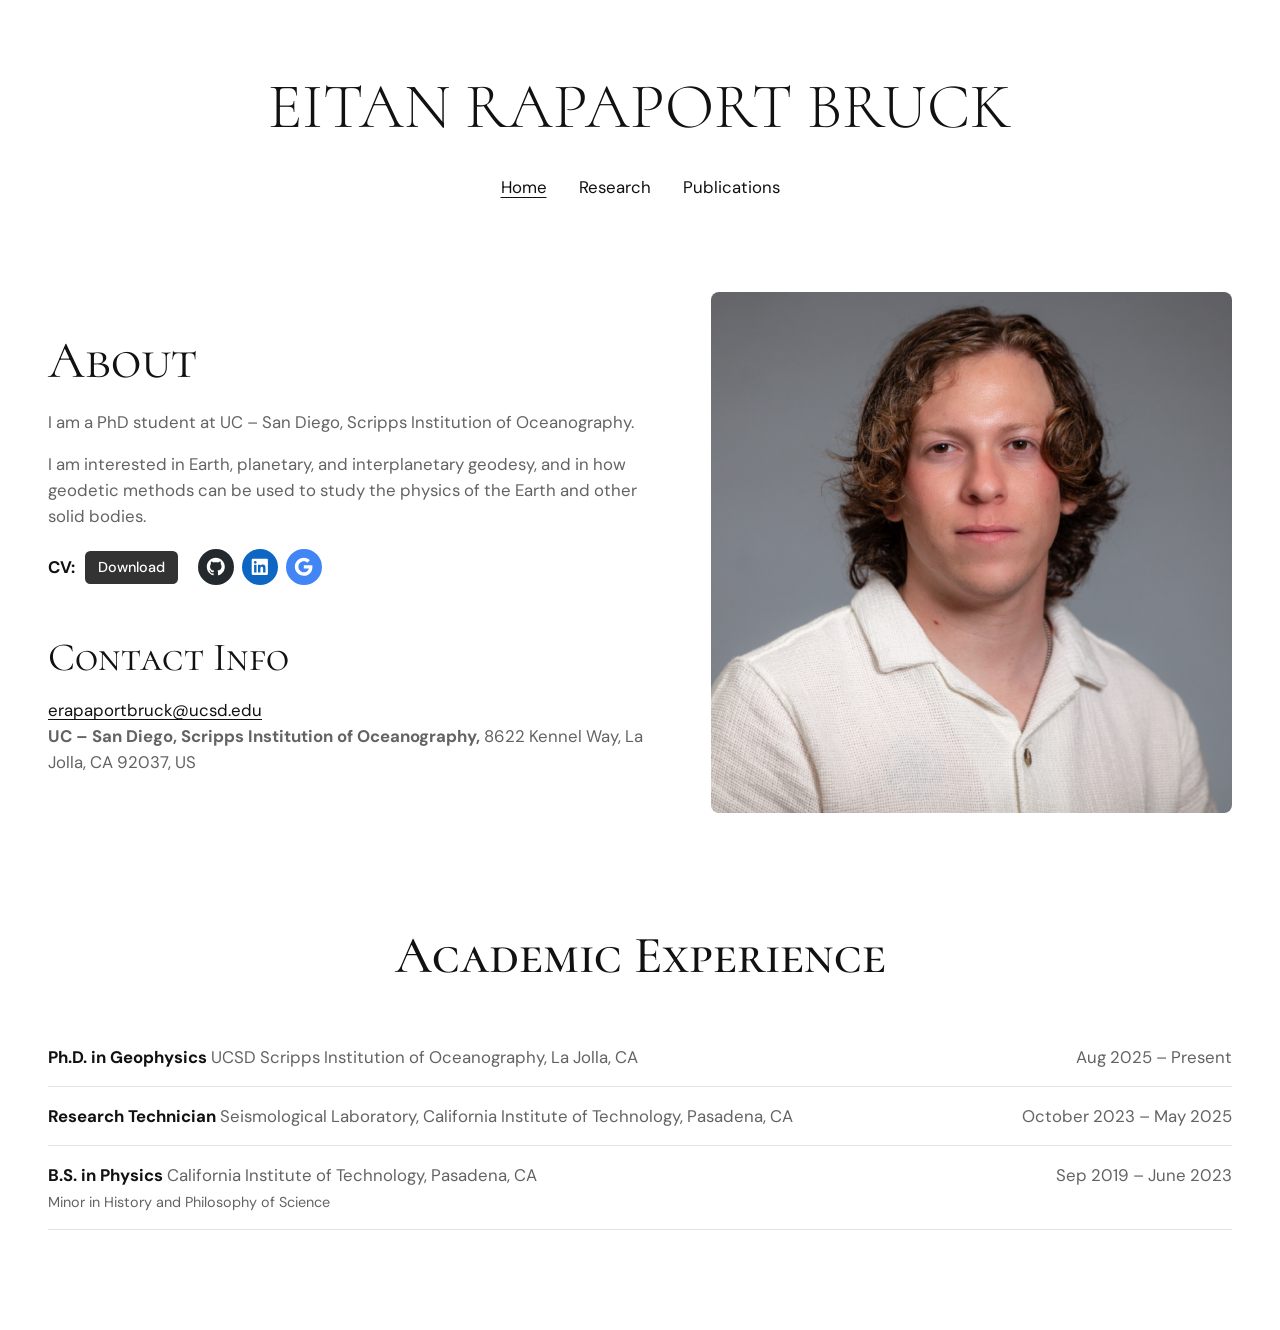
<file: index.html>
<!DOCTYPE html>
<html lang="en-US">
<head>
<meta charset="utf-8">
<meta name="viewport" content="width=device-width, initial-scale=1">
<title>Eitan Rapaport Bruck</title>
<meta name="description" content="Eitan Rapaport Bruck — graduate student at UC San Diego, Scripps Institution of Oceanography, working on Earth, planetary, and interplanetary geodesy.">
<link rel="preconnect" href="https://fonts.googleapis.com">
<link rel="preconnect" href="https://fonts.gstatic.com" crossorigin>
<link href="https://fonts.googleapis.com/css2?family=Cormorant+SC:wght@300;400;500&family=DM+Sans:wght@400;500;700&display=swap" rel="stylesheet">
<link rel="stylesheet" href="assets/css/style.css">
</head>
<body>

<header class="site-header">
  <div class="wrap wrap--wide">
    <p class="site-title"><a href="./">Eitan Rapaport Bruck</a></p>
    <nav class="site-nav" aria-label="Main">
      <ul>
        <li><a href="./" aria-current="page">Home</a></li>
        <li><a href="research/">Research</a></li>
        <li><a href="publications/">Publications</a></li>
      </ul>
    </nav>
  </div>
</header>

<main>
  <div class="wrap wrap--wide">

    <div class="intro">
      <div class="intro__text">

        <section class="section">
          <h1>About</h1>
          <p>I am a PhD student at UC &ndash; San Diego, Scripps Institution of Oceanography.</p>
          <p>I am interested in Earth, planetary, and interplanetary geodesy, and in how geodetic methods can be used to study the physics of the Earth and other solid bodies.</p>

          <div class="links-row">
            <span class="file-link">
              <strong>CV:</strong>
              <a class="button" href="assets/cv/Eitan_Rapaport_Bruck_CV.pdf" download>Download</a>
            </span>

            <ul class="social">
              <li class="social--github">
                <a href="https://github.com/eitanrapa" aria-label="GitHub" title="GitHub" rel="noopener">
                  <svg viewBox="0 0 24 24" aria-hidden="true" focusable="false"><path d="M12,2C6.477,2,2,6.477,2,12c0,4.419,2.865,8.166,6.839,9.489c0.5,0.09,0.682-0.218,0.682-0.484 c0-0.236-0.009-0.866-0.014-1.699c-2.782,0.602-3.369-1.34-3.369-1.34c-0.455-1.157-1.11-1.465-1.11-1.465 c-0.909-0.62,0.069-0.608,0.069-0.608c1.004,0.071,1.532,1.03,1.532,1.03c0.891,1.529,2.341,1.089,2.91,0.833 c0.091-0.647,0.349-1.086,0.635-1.337c-2.22-0.251-4.555-1.111-4.555-4.943c0-1.091,0.39-1.984,1.03-2.682 C6.546,8.54,6.202,7.524,6.746,6.148c0,0,0.84-0.269,2.75,1.025C10.295,6.95,11.15,6.84,12,6.836 c0.85,0.004,1.705,0.114,2.504,0.336c1.909-1.294,2.748-1.025,2.748-1.025c0.546,1.376,0.202,2.394,0.1,2.646 c0.64,0.699,1.026,1.591,1.026,2.682c0,3.841-2.337,4.687-4.565,4.935c0.359,0.307,0.679,0.917,0.679,1.852 c0,1.335-0.012,2.415-0.012,2.741c0,0.269,0.18,0.579,0.688,0.481C19.138,20.161,22,16.416,22,12C22,6.477,17.523,2,12,2z"></path></svg>
                </a>
              </li>
              <li class="social--linkedin">
                <a href="https://www.linkedin.com/in/eitan-rapaport-bruck/" aria-label="LinkedIn" title="LinkedIn" rel="noopener">
                  <svg viewBox="0 0 24 24" aria-hidden="true" focusable="false"><path d="M19.7,3H4.3C3.582,3,3,3.582,3,4.3v15.4C3,20.418,3.582,21,4.3,21h15.4c0.718,0,1.3-0.582,1.3-1.3V4.3 C21,3.582,20.418,3,19.7,3z M8.339,18.338H5.667v-8.59h2.672V18.338z M7.004,8.574c-0.857,0-1.549-0.694-1.549-1.548 c0-0.855,0.691-1.548,1.549-1.548c0.854,0,1.547,0.694,1.547,1.548C8.551,7.881,7.858,8.574,7.004,8.574z M18.339,18.338h-2.669 v-4.177c0-0.996-0.017-2.278-1.387-2.278c-1.389,0-1.601,1.086-1.601,2.206v4.249h-2.667v-8.59h2.559v1.174h0.037 c0.356-0.675,1.227-1.387,2.526-1.387c2.703,0,3.203,1.779,3.203,4.092V18.338z"></path></svg>
                </a>
              </li>
              <li class="social--scholar">
                <a href="https://scholar.google.com/citations?user=Vya5CmUAAAAJ&amp;hl=en" aria-label="Google Scholar" title="Google Scholar" rel="noopener">
                  <svg viewBox="0 0 24 24" aria-hidden="true" focusable="false"><path d="M12.02,10.18v3.72v0.01h5.51c-0.26,1.57-1.67,4.22-5.5,4.22c-3.31,0-6.01-2.75-6.01-6.12s2.7-6.12,6.01-6.12 c1.87,0,3.13,0.8,3.85,1.48l2.84-2.76C16.99,2.99,14.73,2,12.03,2c-5.52,0-10,4.48-10,10s4.48,10,10,10c5.77,0,9.6-4.06,9.6-9.77 c0-0.83-0.11-1.42-0.25-2.05H12.02z"></path></svg>
                </a>
              </li>
            </ul>
          </div>
        </section>

        <section class="section">
          <h2>Contact Info</h2>
          <p>
            <a href="mailto:erapaportbruck@ucsd.edu">erapaportbruck@ucsd.edu</a><br>
            <strong>UC &ndash; San Diego, Scripps Institution of Oceanography,</strong>
            8622 Kennel Way, La Jolla, CA 92037, US
          </p>
        </section>

      </div>

      <div class="intro__photo">
        <figure class="portrait">
          <img src="assets/img/headshot.png" width="768" height="768" alt="Eitan Rapaport Bruck">
        </figure>
      </div>
    </div>

    <section class="experience">
      <h2>Academic Experience</h2>

      <div class="cv-entry">
        <div class="cv-entry__role">
          <p class="cv-entry__title">
            <strong>Ph.D. in Geophysics</strong>
            <span class="cv-entry__org">UCSD Scripps Institution of Oceanography, La Jolla, CA</span>
          </p>
        </div>
        <p class="cv-entry__dates">Aug 2025 &ndash; Present</p>
      </div>

      <div class="cv-entry">
        <div class="cv-entry__role">
          <p class="cv-entry__title">
            <strong>Research Technician</strong>
            <span class="cv-entry__org">Seismological Laboratory, California Institute of Technology, Pasadena, CA</span>
          </p>
        </div>
        <p class="cv-entry__dates">October 2023 &ndash; May 2025</p>
      </div>

      <div class="cv-entry">
        <div class="cv-entry__role">
          <p class="cv-entry__title">
            <strong>B.S. in Physics</strong>
            <span class="cv-entry__org">California Institute of Technology, Pasadena, CA</span>
          </p>
          <p class="cv-entry__note">Minor in History and Philosophy of Science</p>
        </div>
        <p class="cv-entry__dates">Sep 2019 &ndash; June 2023</p>
      </div>

    </section>

  </div>
</main>

</body>
</html>
</file>
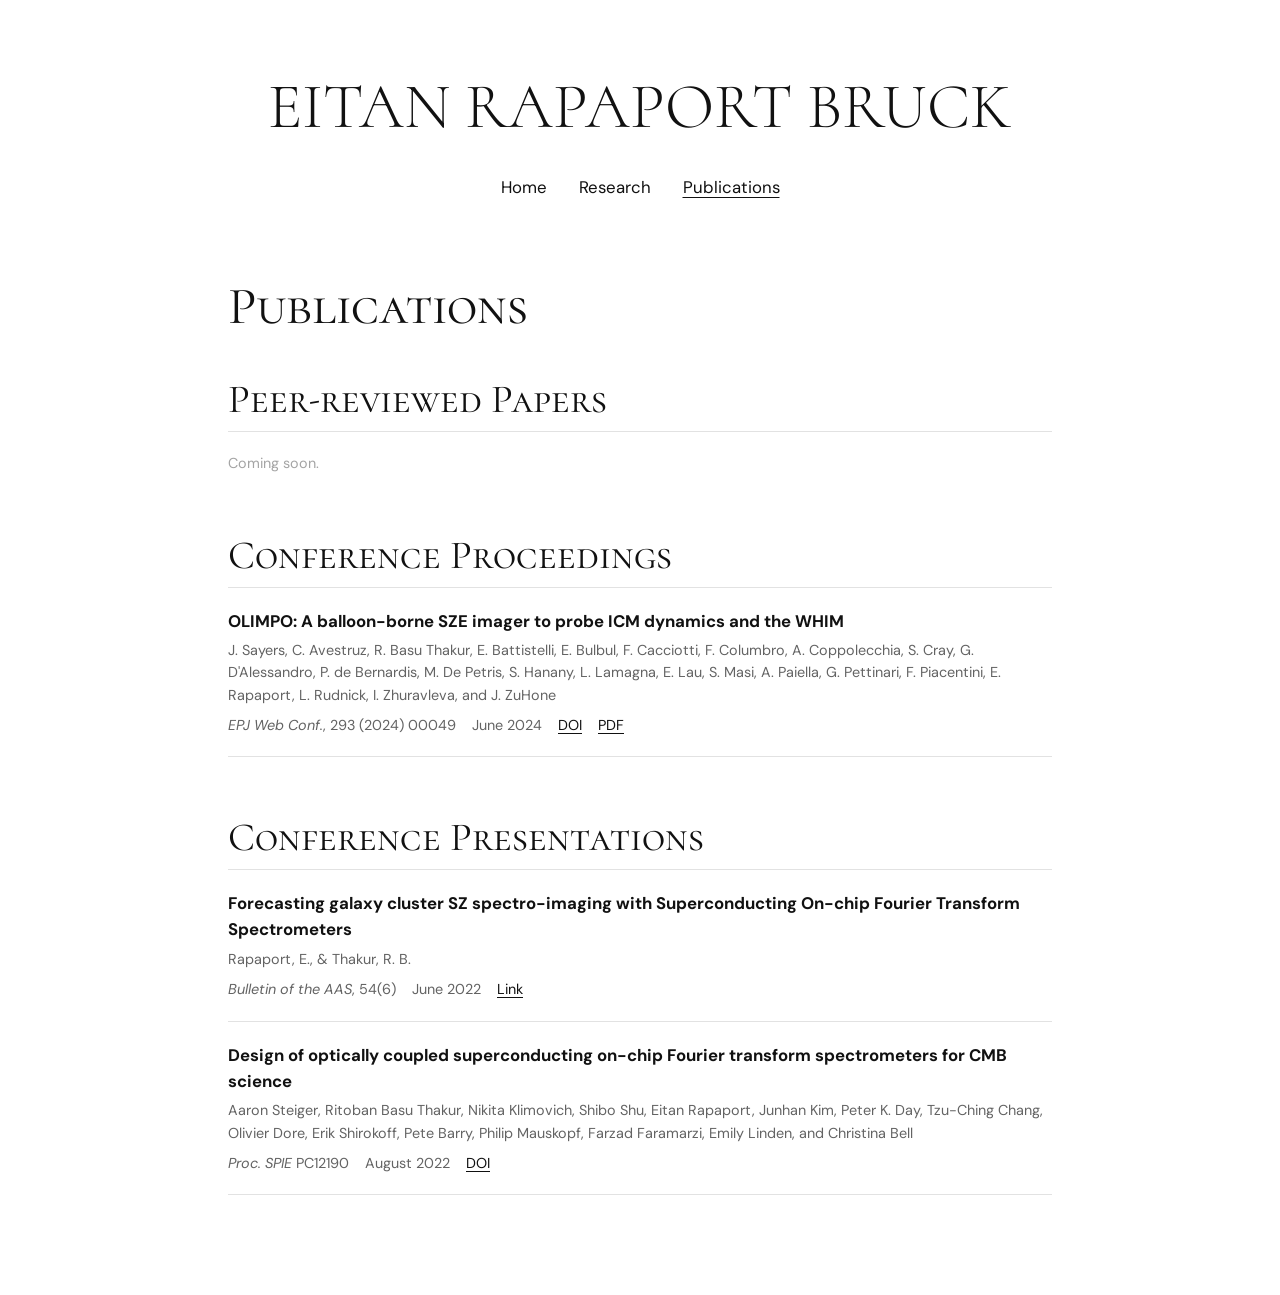
<file: publications/index.html>
<!DOCTYPE html>
<html lang="en-US">
<head>
<meta charset="utf-8">
<meta name="viewport" content="width=device-width, initial-scale=1">
<title>Publications &ndash; Eitan Rapaport Bruck</title>
<meta name="description" content="Publications, conference proceedings, and presentations by Eitan Rapaport Bruck.">
<link rel="preconnect" href="https://fonts.googleapis.com">
<link rel="preconnect" href="https://fonts.gstatic.com" crossorigin>
<link href="https://fonts.googleapis.com/css2?family=Cormorant+SC:wght@300;400;500&family=DM+Sans:wght@400;500;700&display=swap" rel="stylesheet">
<link rel="stylesheet" href="../assets/css/style.css">
</head>
<body>

<header class="site-header">
  <div class="wrap wrap--wide">
    <p class="site-title"><a href="../">Eitan Rapaport Bruck</a></p>
    <nav class="site-nav" aria-label="Main">
      <ul>
        <li><a href="../">Home</a></li>
        <li><a href="../research/">Research</a></li>
        <li><a href="./" aria-current="page">Publications</a></li>
      </ul>
    </nav>
  </div>
</header>

<main>
  <div class="wrap">
    <div class="page">
      <h1>Publications</h1>

      <section class="pub-group">
        <h2>Peer-reviewed Papers</h2>
        <hr>
        <p class="pub__empty">Coming soon.</p>
      </section>

      <section class="pub-group">
        <h2>Conference Proceedings</h2>
        <hr>
        <ul class="pub-list">
          <li>
            <p class="pub__title">OLIMPO: A balloon-borne SZE imager to probe ICM dynamics and the WHIM</p>
            <p class="pub__authors">J. Sayers, C. Avestruz, R. Basu Thakur, E. Battistelli, E. Bulbul, F. Cacciotti, F. Columbro, A. Coppolecchia, S. Cray, G. D'Alessandro, P. de Bernardis, M. De Petris, S. Hanany, L. Lamagna, E. Lau, S. Masi, A. Paiella, G. Pettinari, F. Piacentini, E. Rapaport, L. Rudnick, I. Zhuravleva, and J. ZuHone</p>
            <p class="pub__meta">
              <span><em>EPJ Web Conf.</em>, 293 (2024) 00049</span>
              <span>June 2024</span>
              <span><a href="https://doi.org/10.1051/epjconf/202429300049" rel="noopener">DOI</a></span>
              <span><a href="https://www.epj-conferences.org/articles/epjconf/pdf/2024/03/epjconf_mmUniverse2023_00049.pdf" rel="noopener">PDF</a></span>
            </p>
          </li>
        </ul>
      </section>

      <section class="pub-group">
        <h2>Conference Presentations</h2>
        <hr>
        <ul class="pub-list">
          <li>
            <p class="pub__title">Forecasting galaxy cluster SZ spectro-imaging with Superconducting On-chip Fourier Transform Spectrometers</p>
            <p class="pub__authors">Rapaport, E., &amp; Thakur, R. B.</p>
            <p class="pub__meta">
              <span><em>Bulletin of the AAS</em>, 54(6)</span>
              <span>June 2022</span>
              <span><a href="https://baas.aas.org/pub/2022n6i139p14/release/1" rel="noopener">Link</a></span>
            </p>
          </li>
          <li>
            <p class="pub__title">Design of optically coupled superconducting on-chip Fourier transform spectrometers for CMB science</p>
            <p class="pub__authors">Aaron Steiger, Ritoban Basu Thakur, Nikita Klimovich, Shibo Shu, Eitan Rapaport, Junhan Kim, Peter K. Day, Tzu-Ching Chang, Olivier Dore, Erik Shirokoff, Pete Barry, Philip Mauskopf, Farzad Faramarzi, Emily Linden, and Christina Bell</p>
            <p class="pub__meta">
              <span><em>Proc. SPIE</em> PC12190</span>
              <span>August 2022</span>
              <span><a href="https://doi.org/10.1117/12.2650512" rel="noopener">DOI</a></span>
            </p>
          </li>
        </ul>
      </section>

    </div>
  </div>
</main>

</body>
</html>
</file>
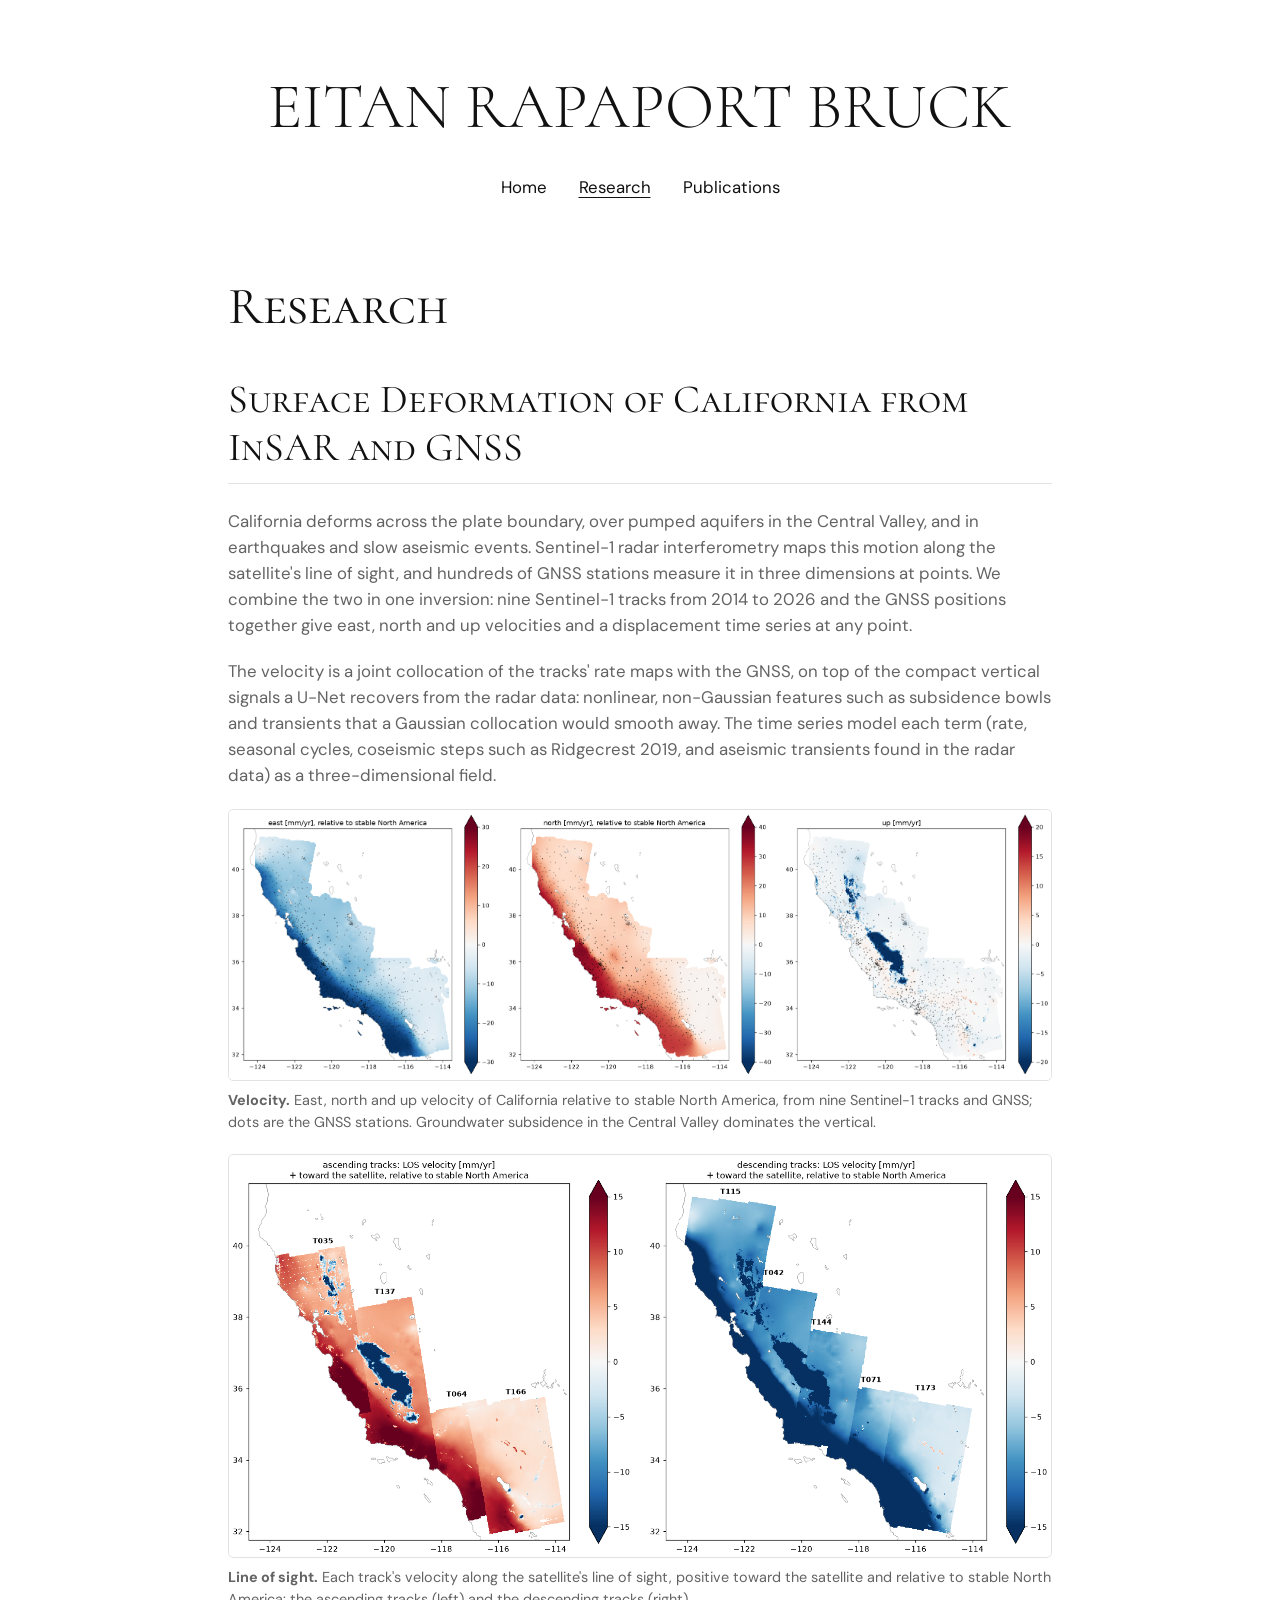
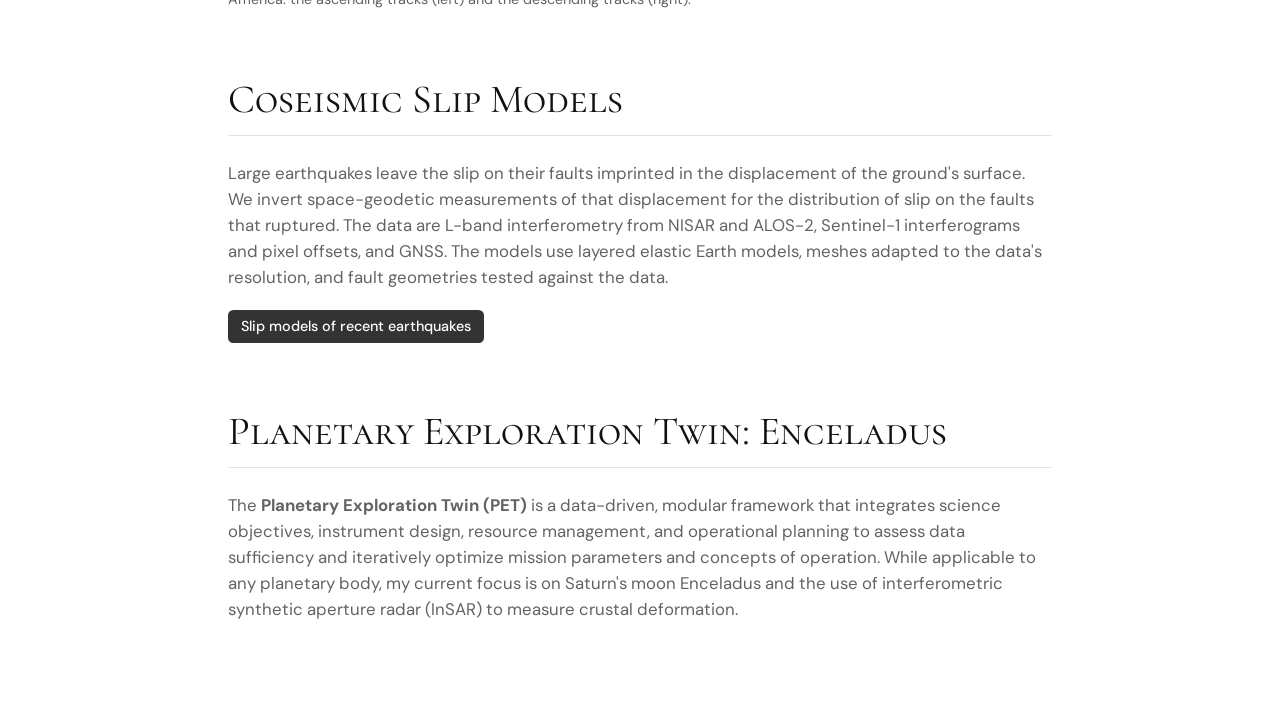
<file: research/index.html>
<!DOCTYPE html>
<html lang="en-US">
<head>
<meta charset="utf-8">
<meta name="viewport" content="width=device-width, initial-scale=1">
<title>Research &ndash; Eitan Rapaport Bruck</title>
<meta name="description" content="Research by Eitan Rapaport Bruck — surface deformation of California from Sentinel-1 InSAR and GNSS, coseismic slip models of recent large earthquakes, and the Planetary Exploration Twin (PET) framework applied to Enceladus.">
<link rel="preconnect" href="https://fonts.googleapis.com">
<link rel="preconnect" href="https://fonts.gstatic.com" crossorigin>
<link href="https://fonts.googleapis.com/css2?family=Cormorant+SC:wght@300;400;500&family=DM+Sans:wght@400;500;700&display=swap" rel="stylesheet">
<link rel="stylesheet" href="../assets/css/style.css">
</head>
<body>

<header class="site-header">
  <div class="wrap wrap--wide">
    <p class="site-title"><a href="../">Eitan Rapaport Bruck</a></p>
    <nav class="site-nav" aria-label="Main">
      <ul>
        <li><a href="../">Home</a></li>
        <li><a href="./" aria-current="page">Research</a></li>
        <li><a href="../publications/">Publications</a></li>
      </ul>
    </nav>
  </div>
</header>

<main>
  <div class="wrap">
    <div class="page">
      <h1>Research</h1>

      <article class="project">
        <h2>Surface Deformation of California from InSAR and GNSS</h2>
        <hr>
        <p>California deforms across the plate boundary, over pumped aquifers in the Central Valley, and in earthquakes and slow aseismic events. Sentinel-1 radar interferometry maps this motion along the satellite's line of sight, and hundreds of GNSS stations measure it in three dimensions at points. We combine the two in one inversion: nine Sentinel-1 tracks from 2014 to 2026 and the GNSS positions together give east, north and up velocities and a displacement time series at any point.</p>
        <p>The velocity is a joint collocation of the tracks' rate maps with the GNSS, on top of the compact vertical signals a U-Net recovers from the radar data: nonlinear, non-Gaussian features such as subsidence bowls and transients that a Gaussian collocation would smooth away. The time series model each term (rate, seasonal cycles, coseismic steps such as Ridgecrest 2019, and aseismic transients found in the radar data) as a three-dimensional field.</p>
        <figure class="slip-figure">
          <a href="../assets/img/research/california_velocity_enu.webp"><img src="../assets/img/research/california_velocity_enu.webp" alt="East, north and up velocity of California relative to stable North America" loading="lazy"></a>
          <figcaption><strong>Velocity.</strong> East, north and up velocity of California relative to stable North America, from nine Sentinel-1 tracks and GNSS; dots are the GNSS stations. Groundwater subsidence in the Central Valley dominates the vertical.</figcaption>
        </figure>
        <figure class="slip-figure">
          <a href="../assets/img/research/california_velocity_los.webp"><img src="../assets/img/research/california_velocity_los.webp" alt="Line-of-sight velocity of the ascending and descending Sentinel-1 tracks over California" loading="lazy"></a>
          <figcaption><strong>Line of sight.</strong> Each track's velocity along the satellite's line of sight, positive toward the satellite and relative to stable North America: the ascending tracks (left) and the descending tracks (right).</figcaption>
        </figure>
      </article>

      <article class="project">
        <h2>Coseismic Slip Models</h2>
        <hr>
        <p>Large earthquakes leave the slip on their faults imprinted in the displacement of the ground's surface. We invert space-geodetic measurements of that displacement for the distribution of slip on the faults that ruptured. The data are L-band interferometry from NISAR and ALOS-2, Sentinel-1 interferograms and pixel offsets, and GNSS. The models use layered elastic Earth models, meshes adapted to the data's resolution, and fault geometries tested against the data.</p>
        <p><a class="button" href="slip-models/">Slip models of recent earthquakes</a></p>
      </article>

      <article class="project">
        <h2>Planetary Exploration Twin: Enceladus</h2>
        <hr>
        <p>The <strong>Planetary Exploration Twin (PET)</strong> is a data-driven, modular framework that integrates science objectives, instrument design, resource management, and operational planning to assess data sufficiency and iteratively optimize mission parameters and concepts of operation. While applicable to any planetary body, my current focus is on Saturn's moon Enceladus and the use of interferometric synthetic aperture radar (InSAR) to measure crustal deformation.</p>
      </article>

    </div>
  </div>
</main>

</body>
</html>
</file>
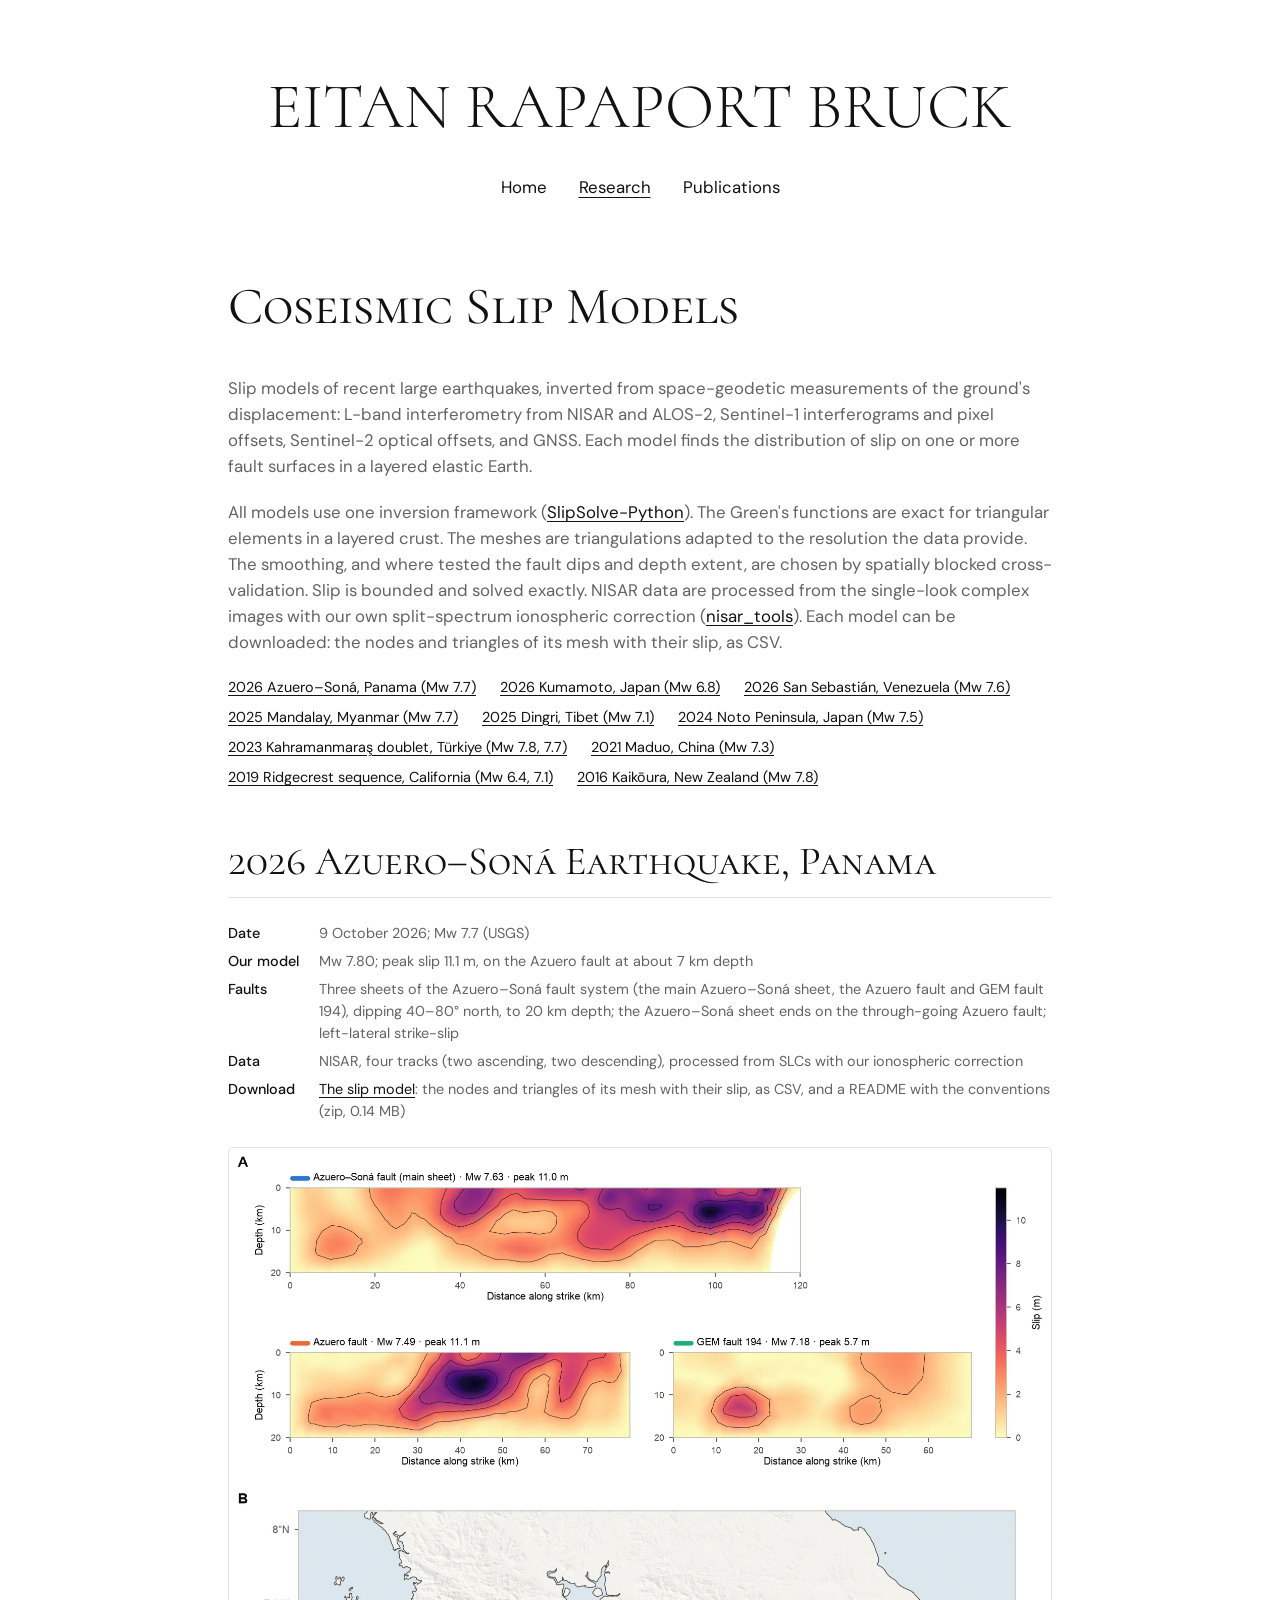
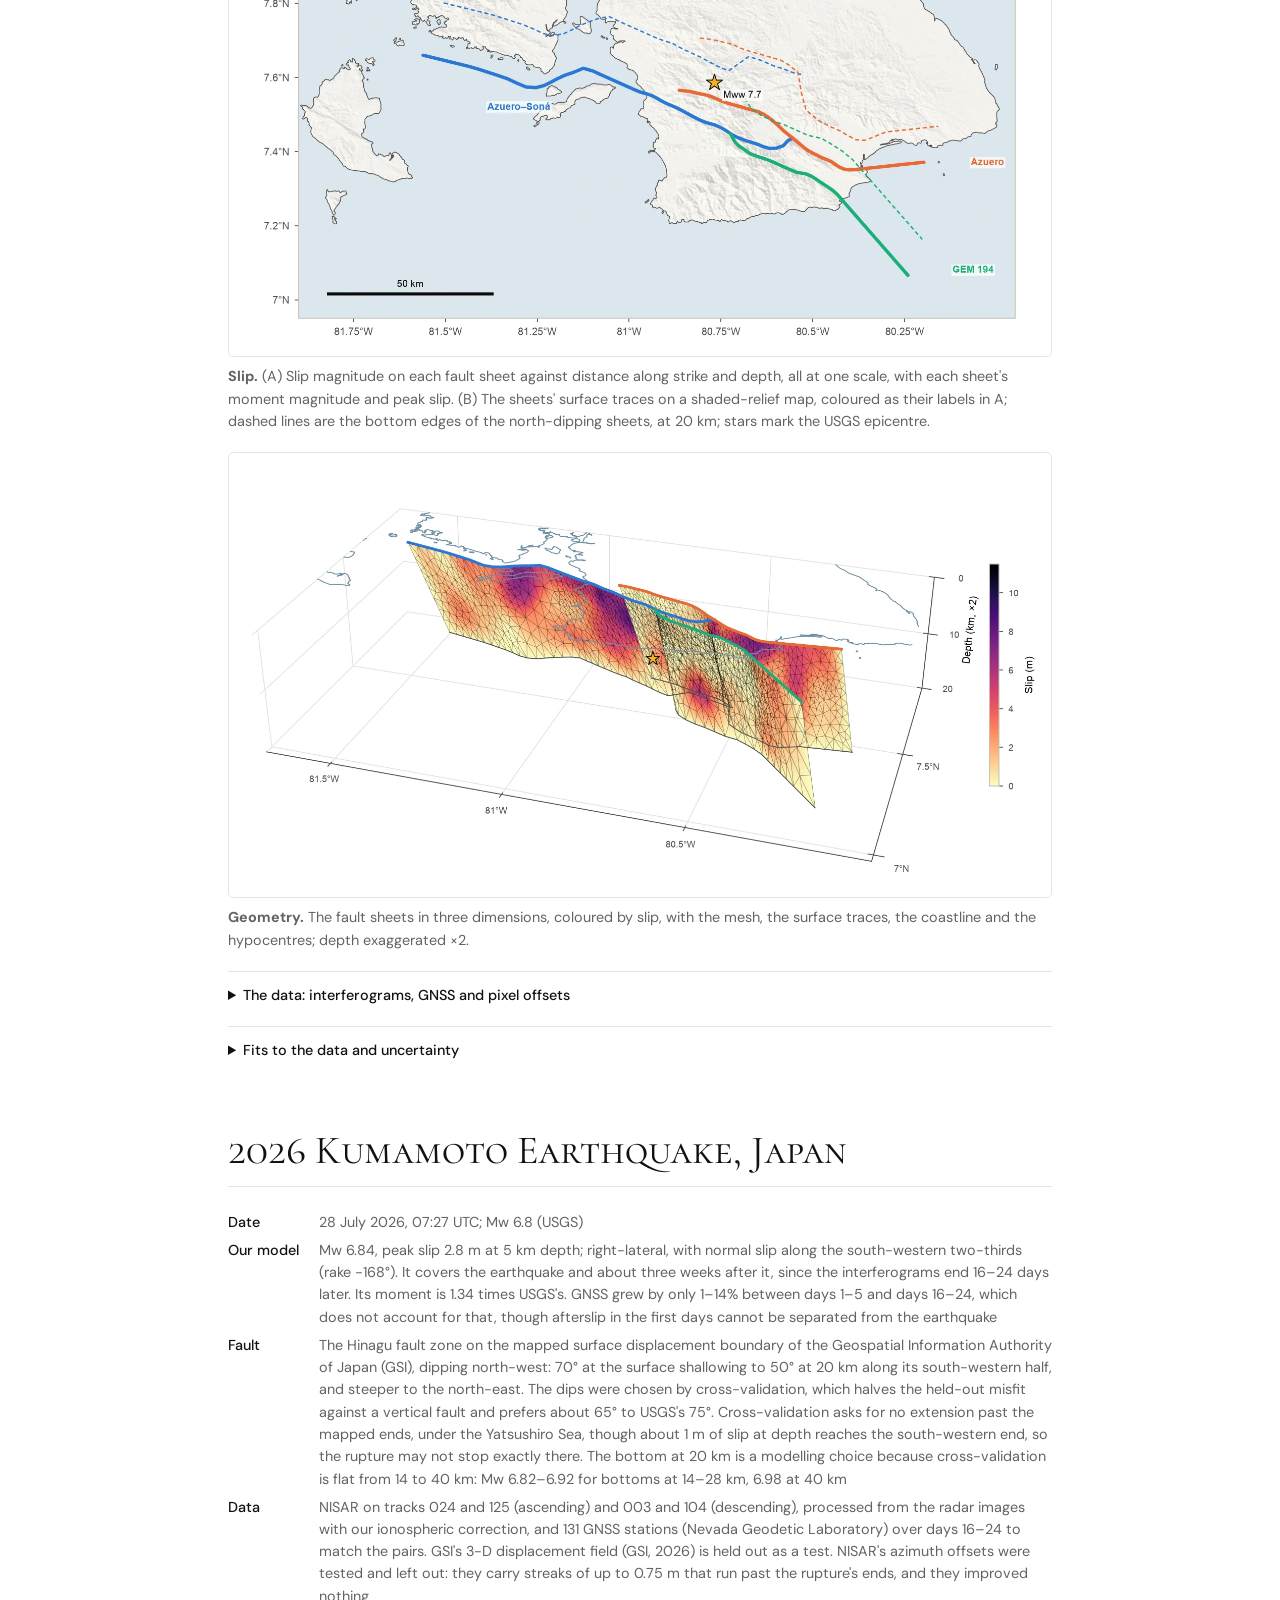
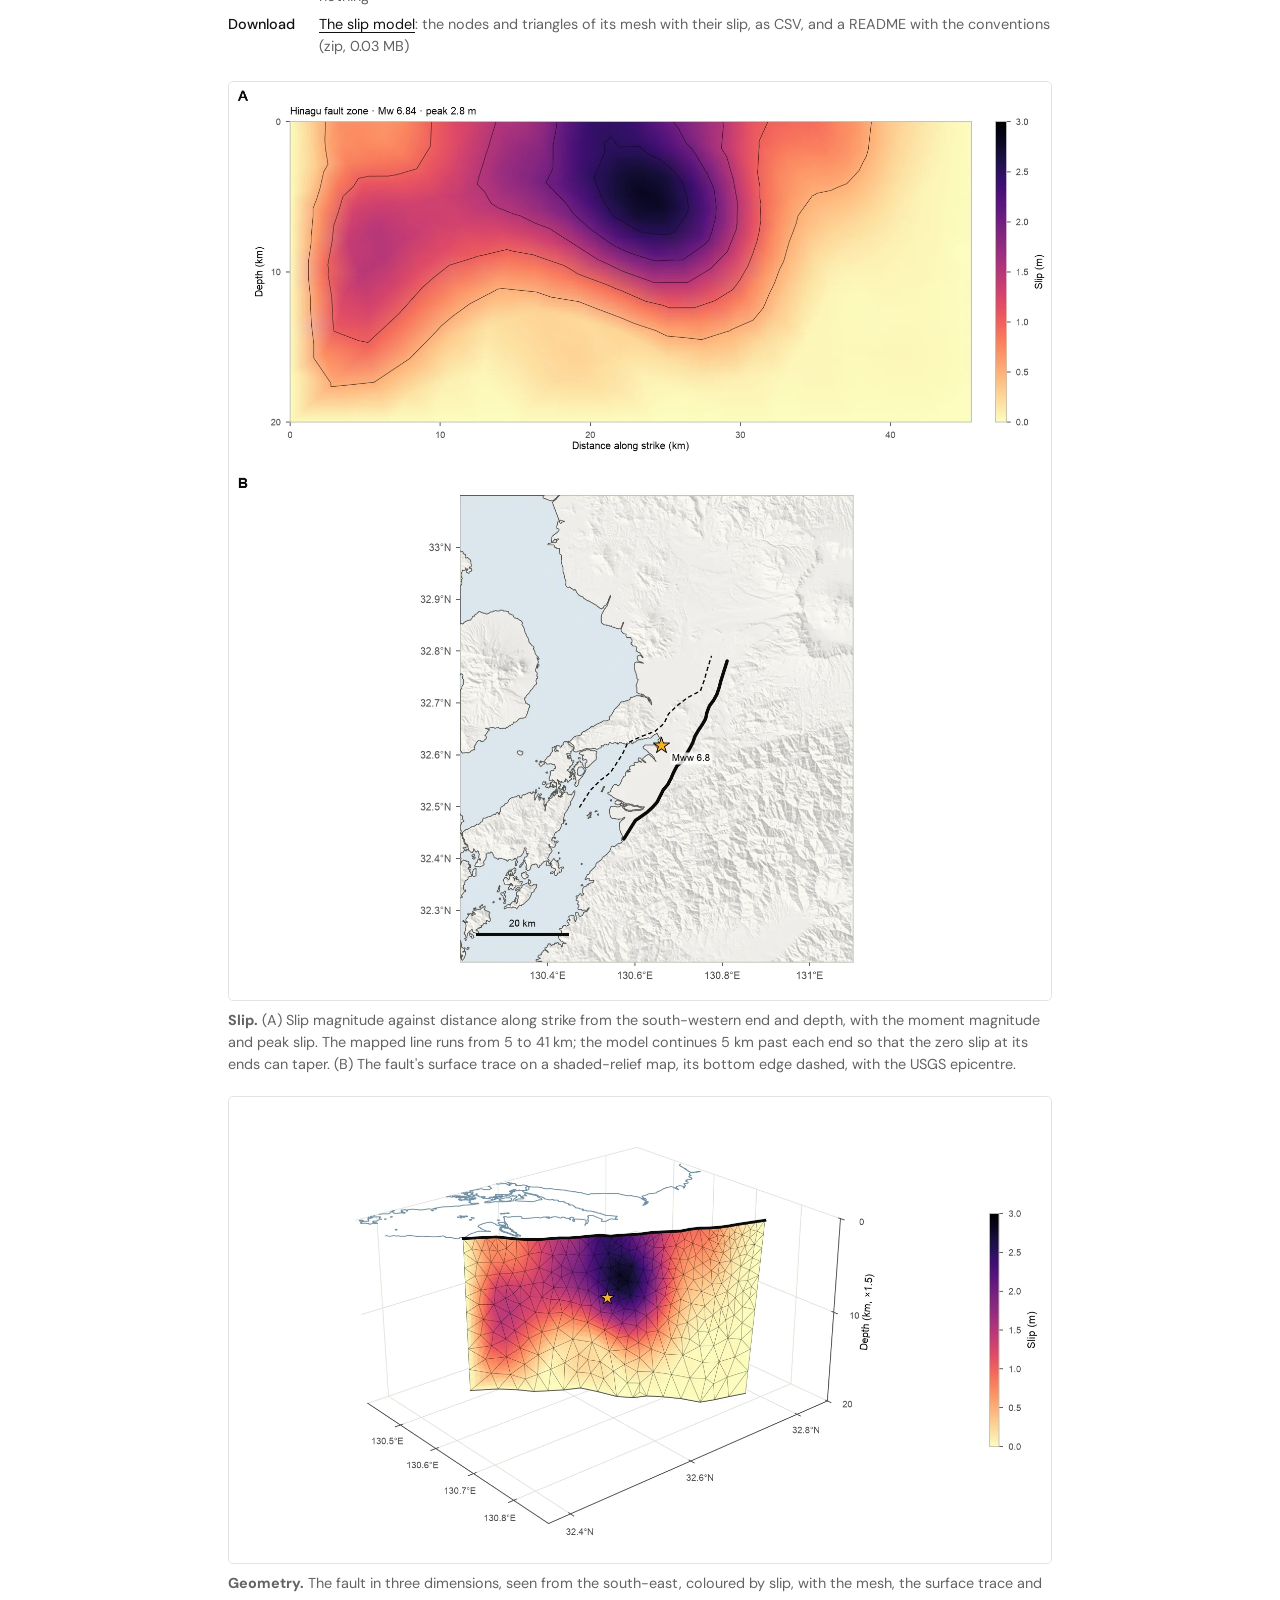
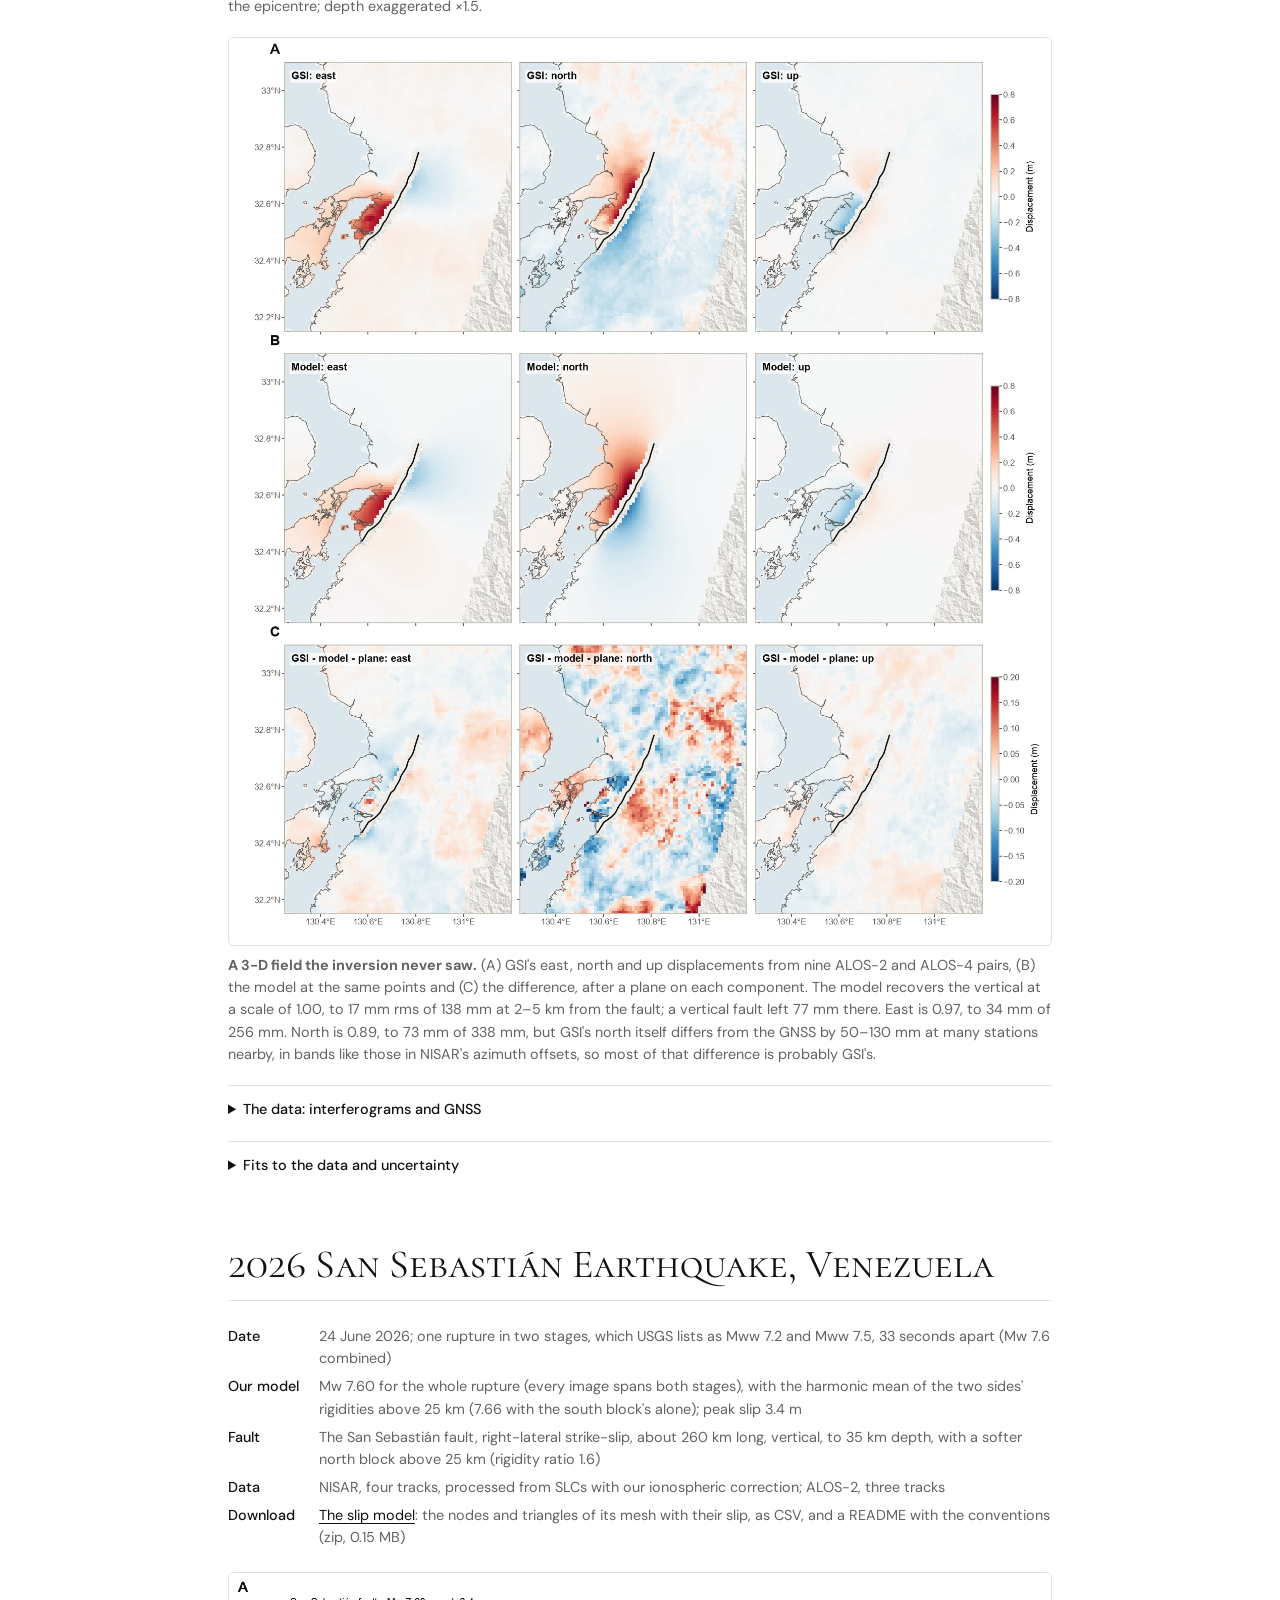
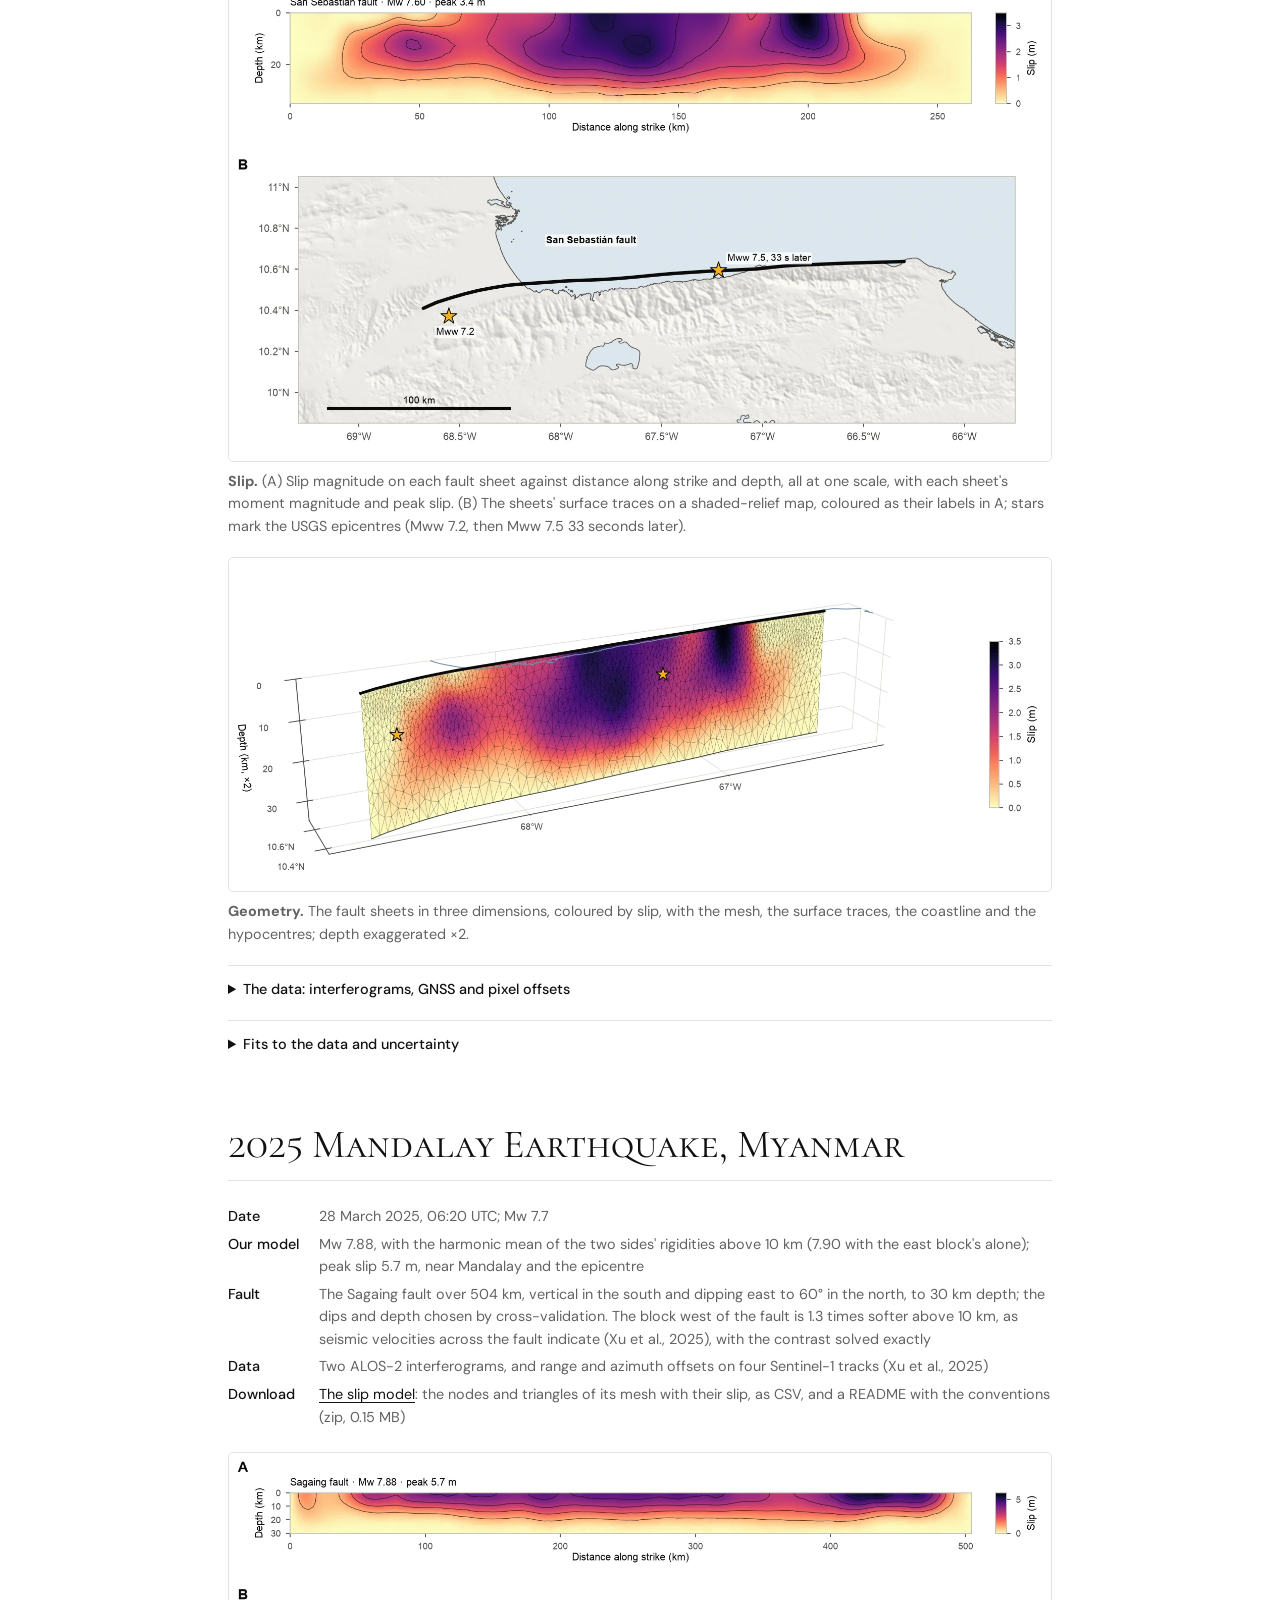
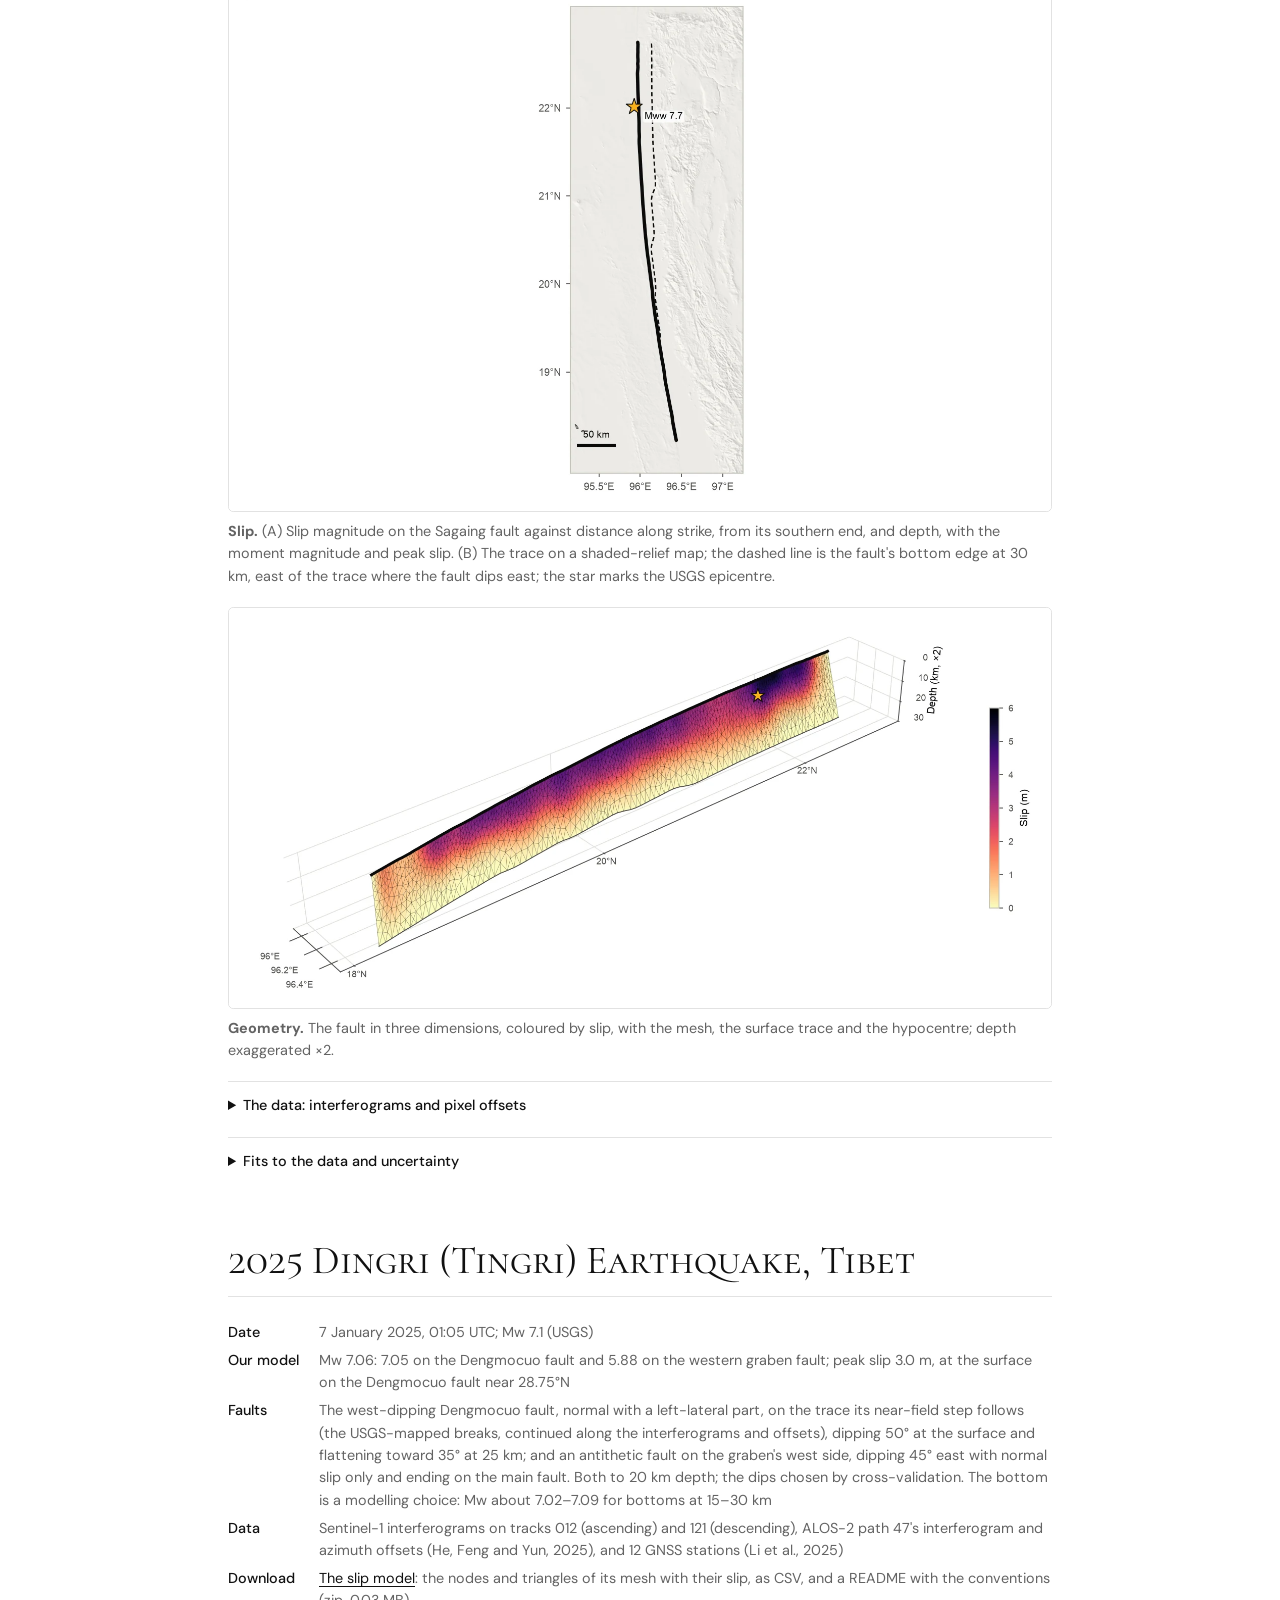
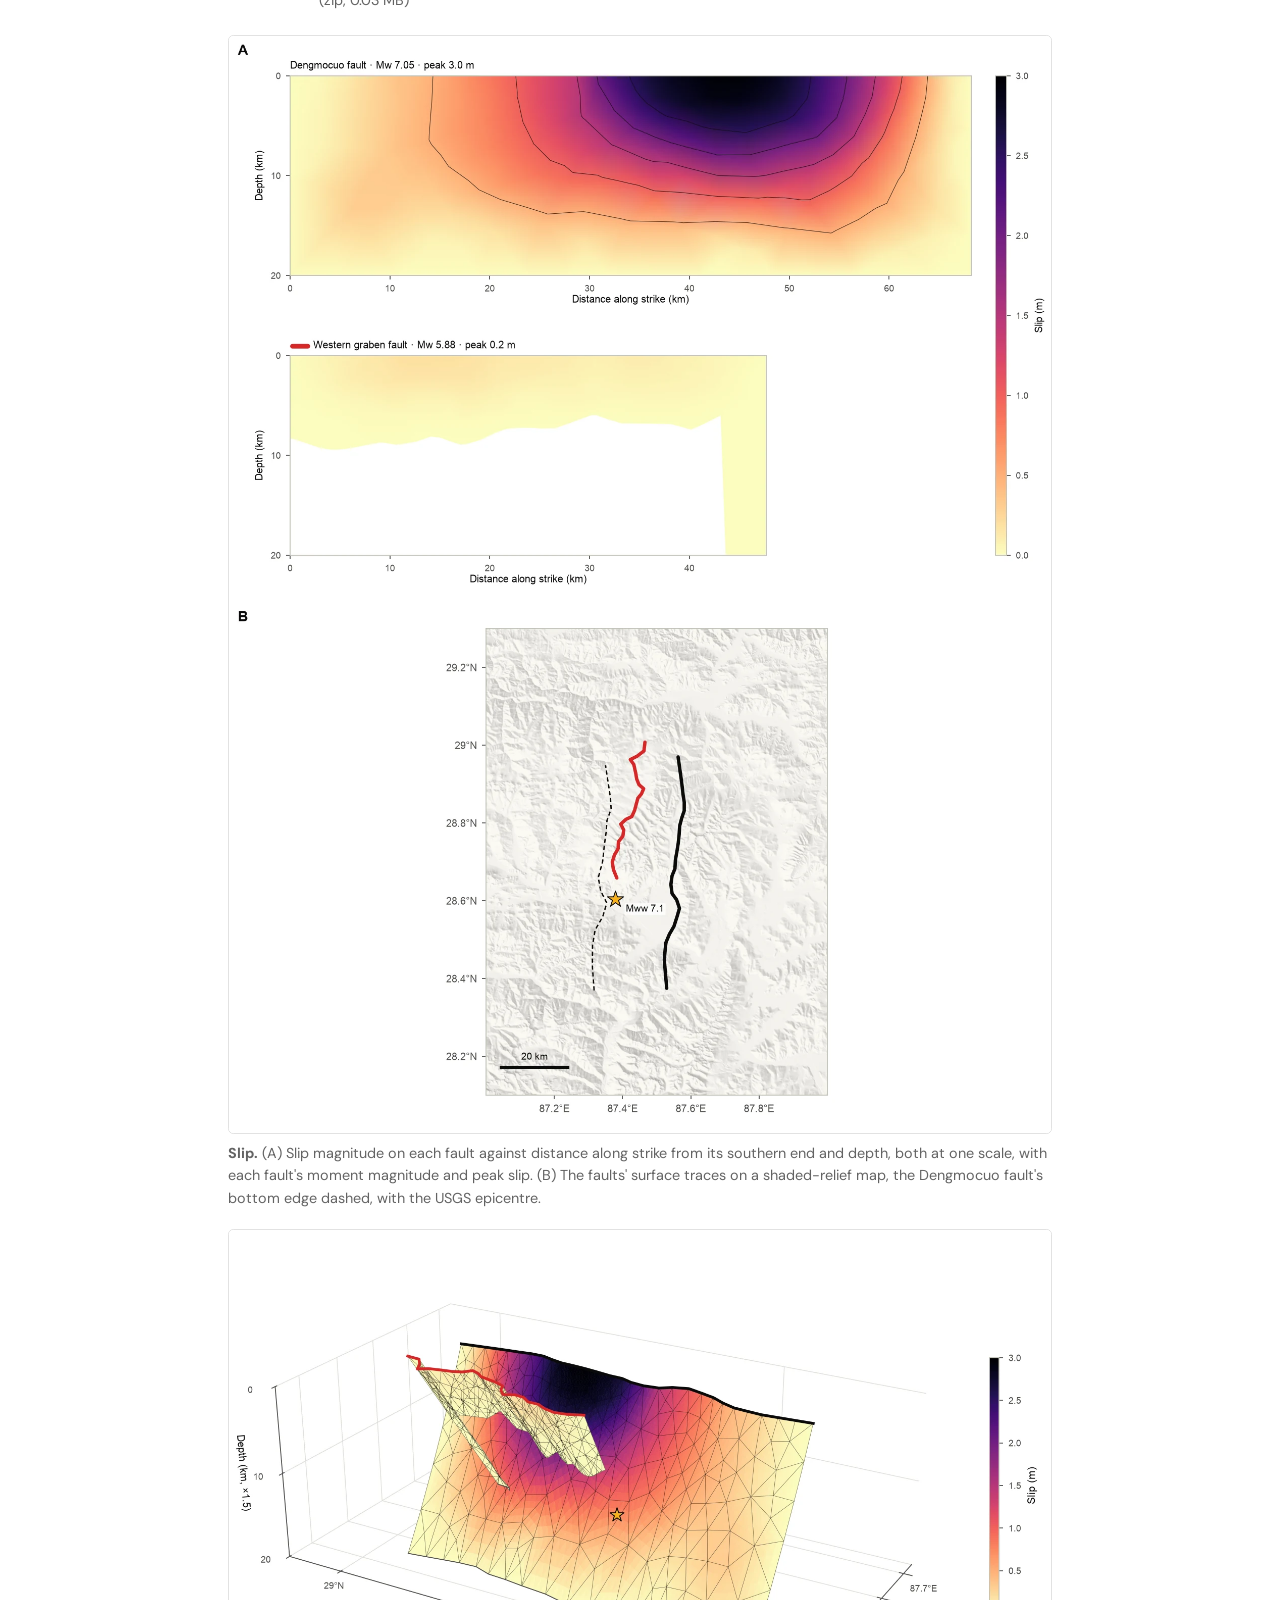
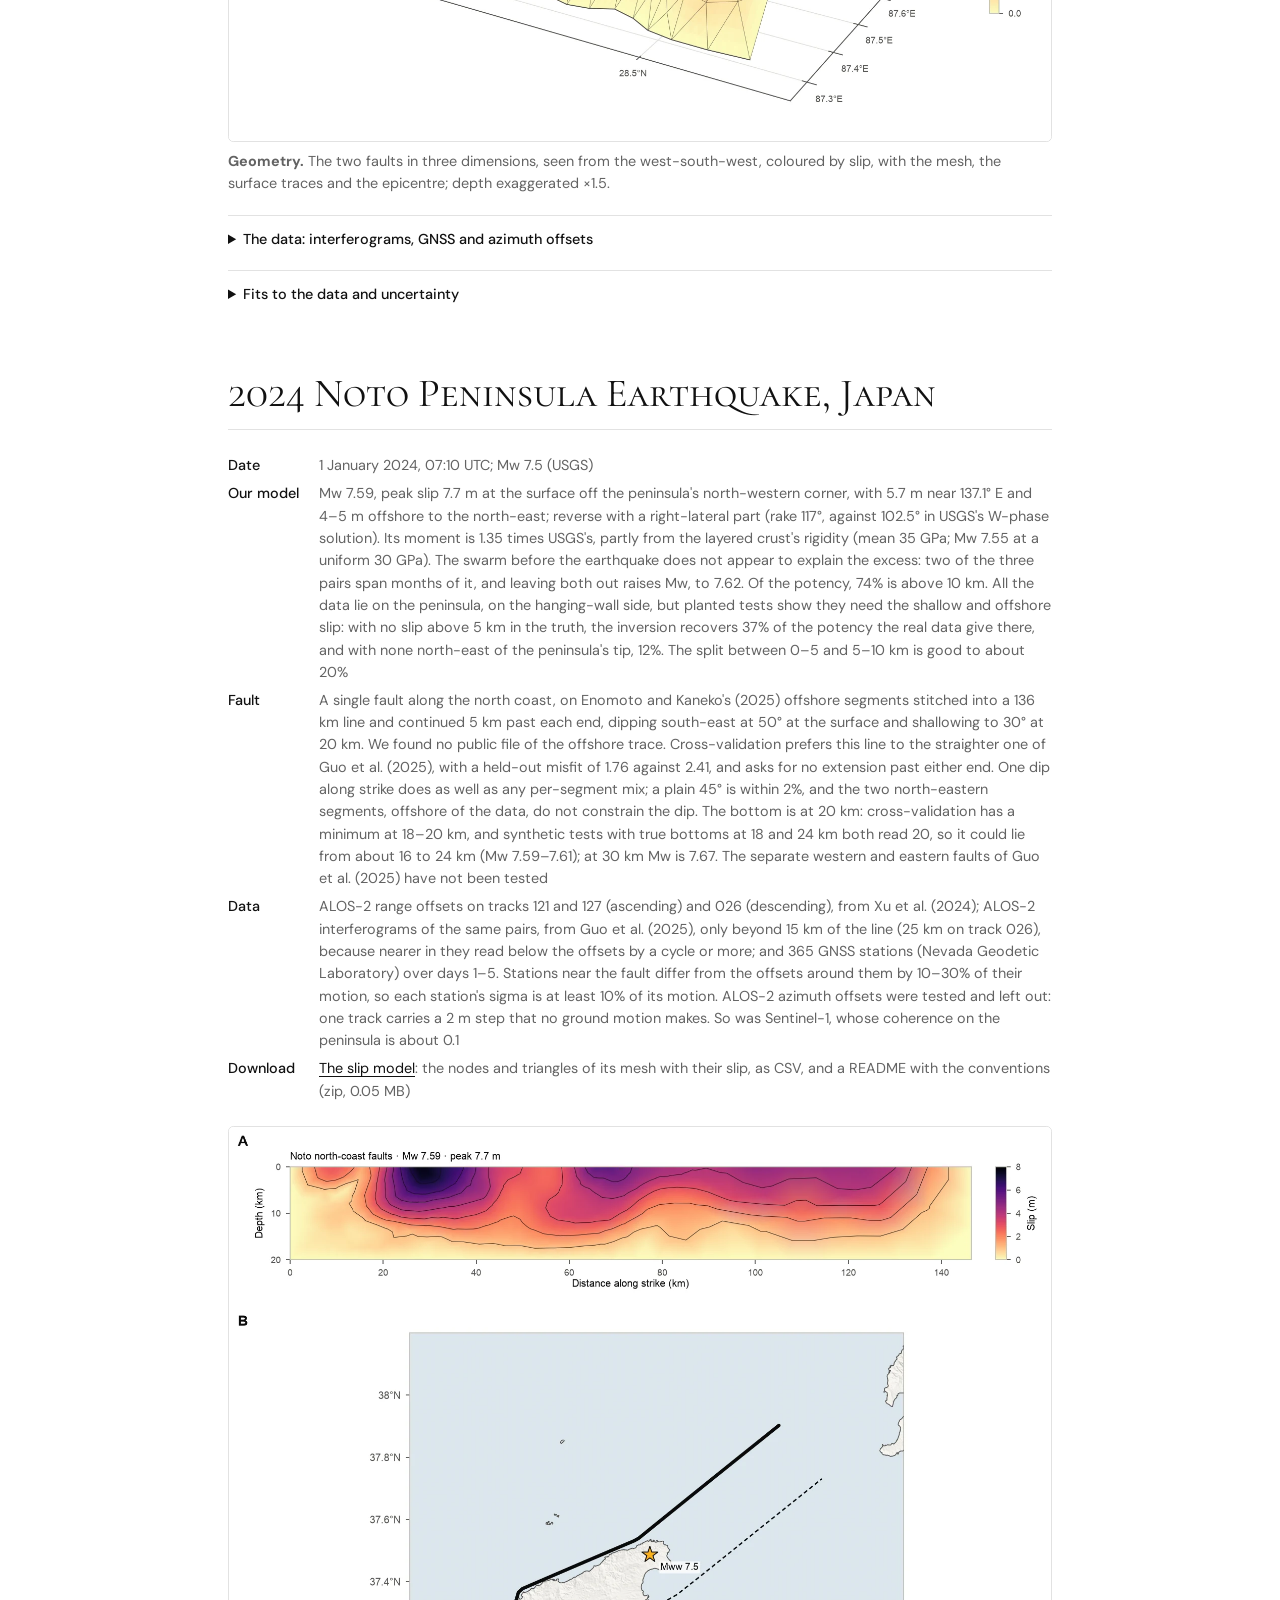
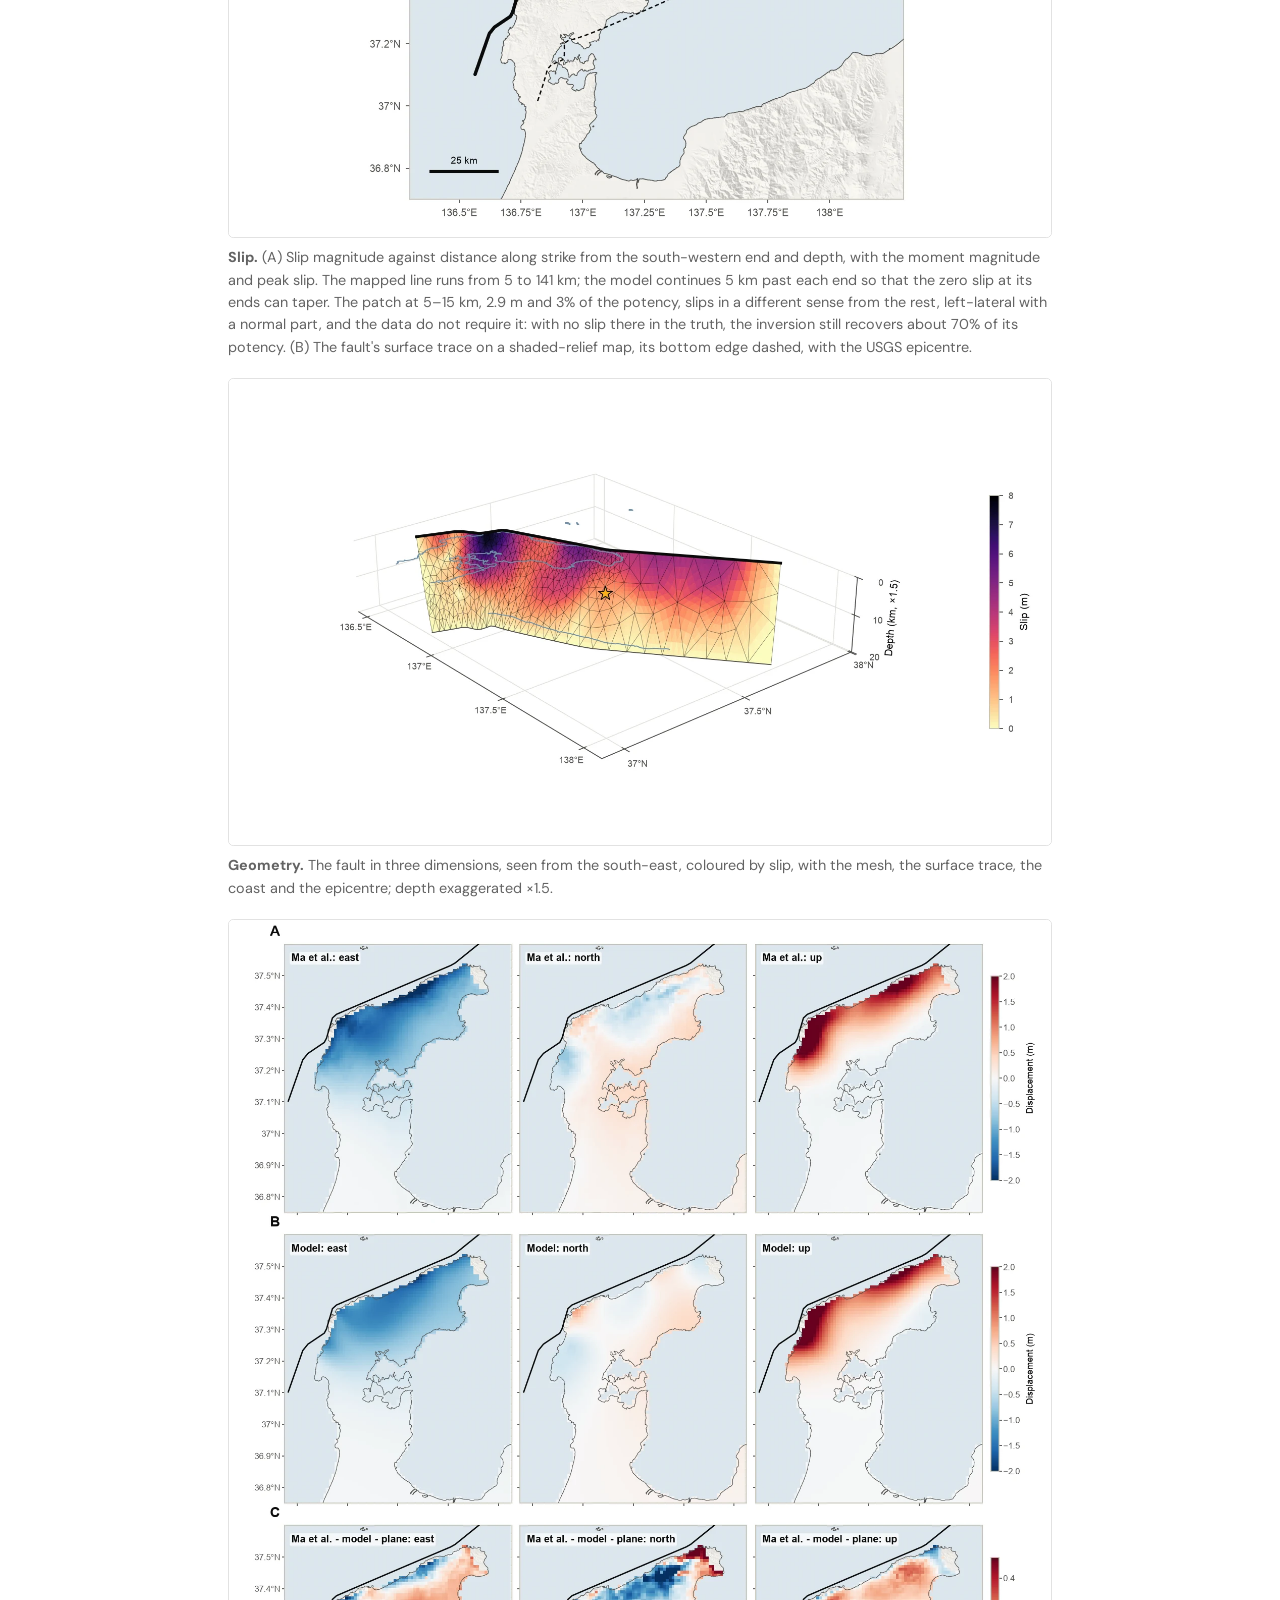
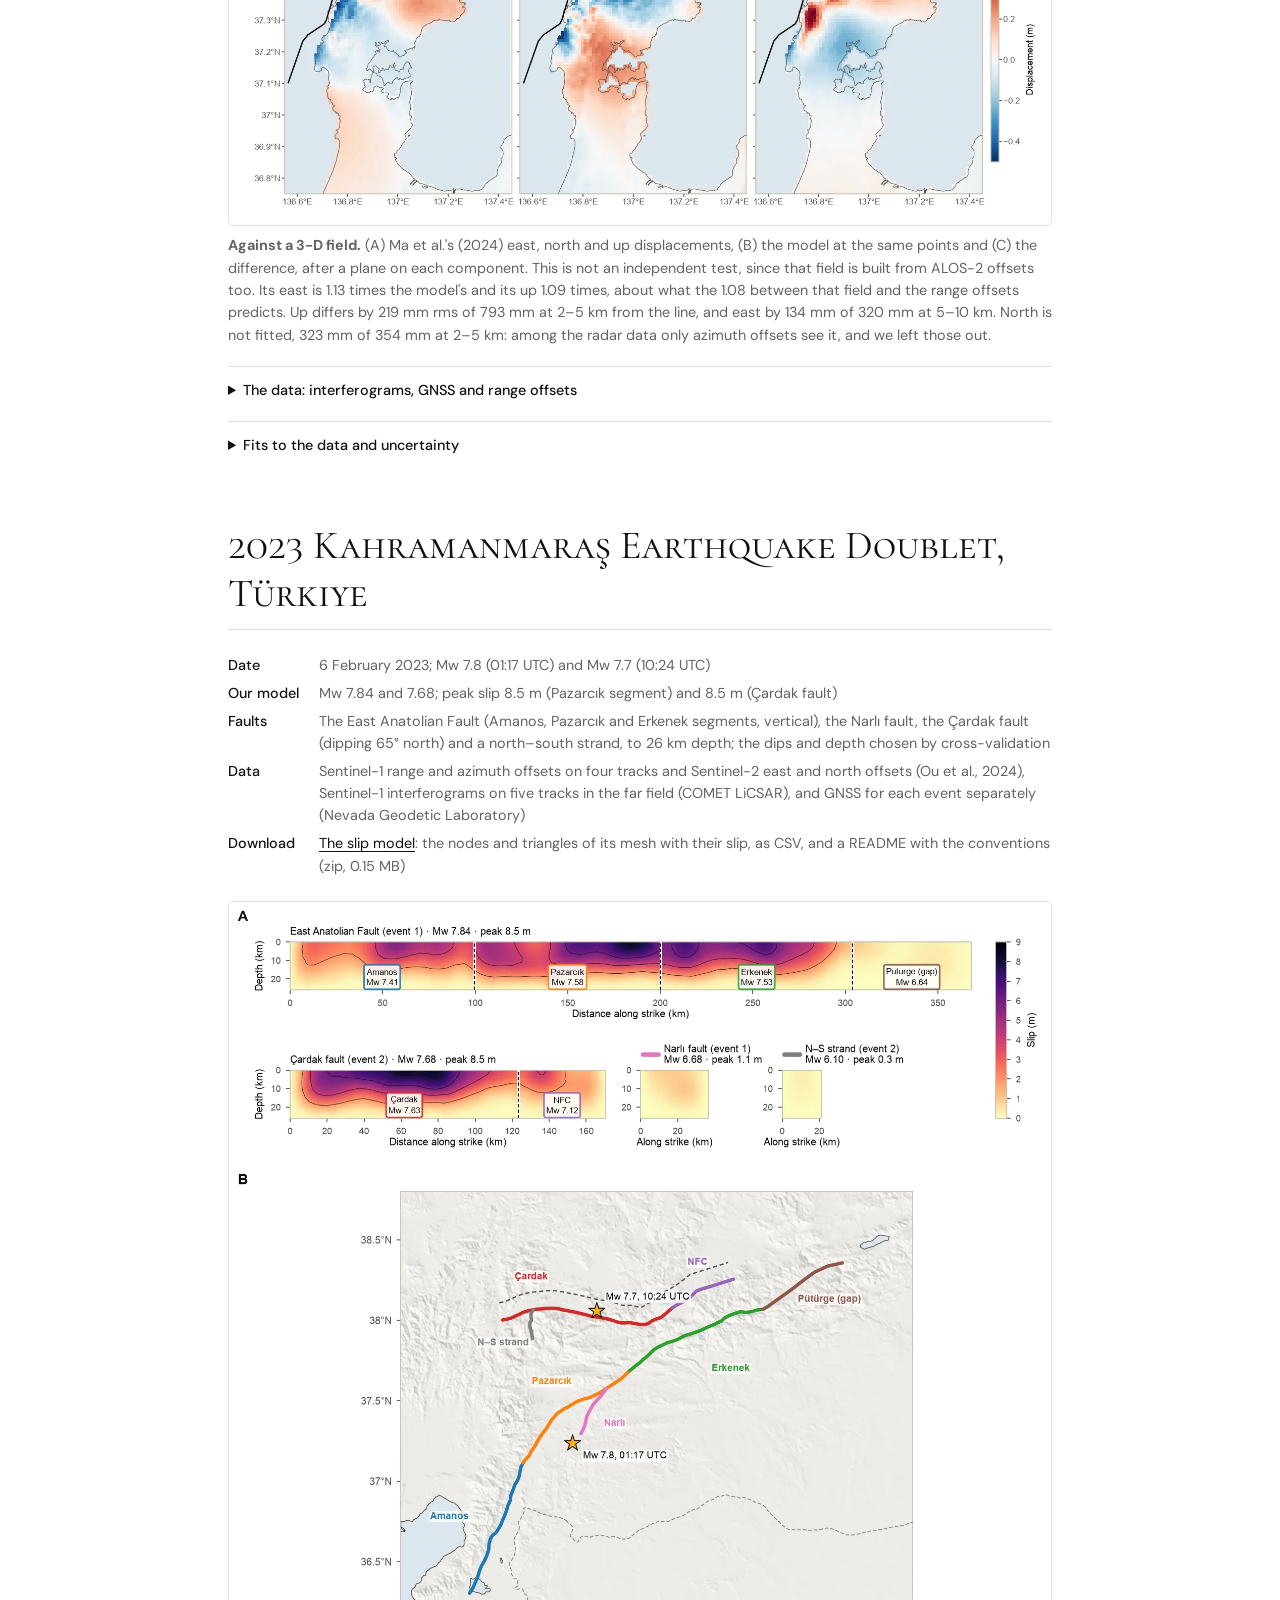
<file: research/slip-models/index.html>
<!DOCTYPE html>
<html lang="en-US">
<head>
<meta charset="utf-8">
<meta name="viewport" content="width=device-width, initial-scale=1">
<title>Coseismic Slip Models &ndash; Eitan Rapaport Bruck</title>
<meta name="description" content="Finite-fault slip models of recent large earthquakes from space geodesy (NISAR, Sentinel-1, ALOS-2, GNSS), by Eitan Rapaport Bruck.">
<link rel="preconnect" href="https://fonts.googleapis.com">
<link rel="preconnect" href="https://fonts.gstatic.com" crossorigin>
<link href="https://fonts.googleapis.com/css2?family=Cormorant+SC:wght@300;400;500&family=DM+Sans:wght@400;500;700&display=swap" rel="stylesheet">
<link rel="stylesheet" href="../../assets/css/style.css">
</head>
<body>

<header class="site-header">
  <div class="wrap wrap--wide">
    <p class="site-title"><a href="../../">Eitan Rapaport Bruck</a></p>
    <nav class="site-nav" aria-label="Main">
      <ul>
        <li><a href="../../">Home</a></li>
        <li><a href="../" aria-current="page">Research</a></li>
        <li><a href="../../publications/">Publications</a></li>
      </ul>
    </nav>
  </div>
</header>

<main>
  <div class="wrap">
    <div class="page">
      <h1>Coseismic Slip Models</h1>

      <div class="page-intro">
        <p>Slip models of recent large earthquakes, inverted from space-geodetic measurements of the ground's
        displacement: L-band interferometry from NISAR and ALOS-2, Sentinel-1 interferograms and pixel offsets,
        Sentinel-2 optical offsets, and GNSS. Each model finds the distribution of slip on one or more fault surfaces in a layered elastic Earth.</p>
        <p>All models use one inversion framework
        (<a href="https://github.com/eitanrapa/SlipSolve-Python">SlipSolve-Python</a>). The Green's functions are
        exact for triangular elements in a layered crust.
        The meshes are triangulations adapted to the resolution the data provide. The smoothing, and where tested
        the fault dips and depth extent, are chosen by spatially blocked cross-validation. Slip is bounded and solved
        exactly. NISAR data are processed from the single-look complex images with our own split-spectrum
        ionospheric correction (<a href="https://github.com/eitanrapa/nisar_tools">nisar_tools</a>). Each model can be
        downloaded: the nodes and triangles of its mesh with their slip, as CSV.</p>
      </div>

      <ul class="event-index" aria-label="Earthquakes on this page">
        <li><a href="#panama-2026">2026 Azuero&ndash;Soná, Panama (Mw 7.7)</a></li>
        <li><a href="#kumamoto-2026">2026 Kumamoto, Japan (Mw 6.8)</a></li>
        <li><a href="#venezuela-2026">2026 San Sebastián, Venezuela (Mw 7.6)</a></li>
        <li><a href="#myanmar-2025">2025 Mandalay, Myanmar (Mw 7.7)</a></li>
        <li><a href="#tingri-2025">2025 Dingri, Tibet (Mw 7.1)</a></li>
        <li><a href="#noto-2024">2024 Noto Peninsula, Japan (Mw 7.5)</a></li>
        <li><a href="#turkiye-2023">2023 Kahramanmaraş doublet, Türkiye (Mw 7.8, 7.7)</a></li>
        <li><a href="#maduo-2021">2021 Maduo, China (Mw 7.3)</a></li>
        <li><a href="#ridgecrest-2019">2019 Ridgecrest sequence, California (Mw 6.4, 7.1)</a></li>
        <li><a href="#kaikoura-2016">2016 Kaikōura, New Zealand (Mw 7.8)</a></li>
      </ul>

      <article class="project" id="panama-2026">
        <h2>2026 Azuero&ndash;Soná Earthquake, Panama</h2>
        <hr>
        <dl class="facts">
          <dt>Date</dt>
          <dd>9 October 2026; Mw 7.7 (USGS)</dd>
          <dt>Our model</dt>
          <dd>Mw 7.80; peak slip 11.1 m, on the Azuero fault at about 7 km depth</dd>
          <dt>Faults</dt>
          <dd>Three sheets of the Azuero&ndash;Soná fault system (the main Azuero&ndash;Soná sheet, the Azuero fault and
          GEM fault 194), dipping 40&ndash;80° north, to 20 km depth; the Azuero&ndash;Soná sheet ends on the
          through-going Azuero fault; left-lateral strike-slip</dd>
          <dt>Data</dt>
          <dd>NISAR, four tracks (two ascending, two descending), processed from SLCs with our ionospheric
          correction</dd>
          <dt>Download</dt>
          <dd><a href="../../assets/data/slip/panama_2026_slip_model.zip">The slip model</a>: the nodes and triangles of its
          mesh with their slip, as CSV, and a README with the conventions (zip, 0.14 MB)</dd>
        </dl>
        <figure class="slip-figure">
          <a href="../../assets/img/slip/panama_2026/slip.webp"><img src="../../assets/img/slip/panama_2026/slip.webp" alt="Slip on the fault sheets of the 2026 Azuero&ndash;Soná, Panama earthquake, and a map of their traces" loading="lazy"></a>
          <figcaption><strong>Slip.</strong> (A) Slip magnitude on each fault sheet against distance along strike and depth, all at one scale, with each sheet's moment magnitude and peak slip. (B) The sheets' surface traces on a shaded-relief map, coloured as their labels in A; dashed lines are the bottom edges of the north-dipping sheets, at 20 km; stars mark the USGS epicentre.</figcaption>
        </figure>
        <figure class="slip-figure">
          <a href="../../assets/img/slip/panama_2026/geometry.webp"><img src="../../assets/img/slip/panama_2026/geometry.webp" alt="Three-dimensional view of the fault sheets of the 2026 Azuero&ndash;Soná, Panama earthquake, coloured by slip" loading="lazy"></a>
          <figcaption><strong>Geometry.</strong> The fault sheets in three dimensions, coloured by slip, with the mesh, the surface traces, the coastline and the hypocentres; depth exaggerated ×2.</figcaption>
        </figure>
        <details class="slip-more">
          <summary>The data: interferograms, GNSS and pixel offsets</summary>
          <figure class="slip-figure">
            <a href="../../assets/img/slip/panama_2026/insar.webp"><img src="../../assets/img/slip/panama_2026/insar.webp" alt="Interferograms of the 2026 Azuero&ndash;Soná, Panama earthquake, as processed and corrected" loading="lazy"></a>
            <figcaption><strong>Interferograms.</strong> Each track (A) as processed, (B) our split-spectrum ionospheric screen, estimated from the two NISAR sub-bands, and (C) corrected: the screen and the inversion's ramp removed, on the inversion's own lattice (south of 8°39′N). Wrapped phase: one cycle of colour is half the radar wavelength of line-of-sight change. The island of Coiba is not shown: its ionospheric screen is unreliable.</figcaption>
          </figure>
          <figure class="slip-figure">
            <a href="../../assets/img/slip/panama_2026/gnss_offsets.webp"><img src="../../assets/img/slip/panama_2026/gnss_offsets.webp" alt="GNSS displacements and pixel offsets for the 2026 Azuero&ndash;Soná, Panama earthquake" loading="lazy"></a>
            <figcaption><strong>GNSS and pixel offsets.</strong> (A) No GNSS displacements yet: the Nevada Geodetic Laboratory's series for the nearest stations end before the earthquake. Below, each NISAR track's pixel offsets in range and along track, each map's median removed. The offsets were not used in the inversion.</figcaption>
          </figure>
        </details>
        <details class="slip-more">
          <summary>Fits to the data and uncertainty</summary>
          <figure class="slip-figure">
            <a href="../../assets/img/slip/panama_2026/fits.webp"><img src="../../assets/img/slip/panama_2026/fits.webp" alt="Data, model and residual for the 2026 Azuero&ndash;Soná, Panama earthquake" loading="lazy"></a>
            <figcaption><strong>Fits.</strong> Each track's samples: (A) the data with the inversion's ramp removed, (B) the model's fault part and (C) the residual, with its rms. Coiba is not shown.</figcaption>
          </figure>
          <figure class="slip-figure">
            <a href="../../assets/img/slip/panama_2026/uncertainty.webp"><img src="../../assets/img/slip/panama_2026/uncertainty.webp" alt="Uncertainty of slip for the 2026 Azuero&ndash;Soná, Panama earthquake" loading="lazy"></a>
            <figcaption><strong>Uncertainty.</strong> One standard deviation of slip magnitude from data noise, with the slip contours. Each track's noise covariance is fitted to its residuals by restricted maximum likelihood and propagated through the final inversion, linearised about its solution.</figcaption>
          </figure>
        </details>
      </article>

      <article class="project" id="kumamoto-2026">
        <h2>2026 Kumamoto Earthquake, Japan</h2>
        <hr>
        <dl class="facts">
          <dt>Date</dt>
          <dd>28 July 2026, 07:27 UTC; Mw 6.8 (USGS)</dd>
          <dt>Our model</dt>
          <dd>Mw 6.84, peak slip 2.8 m at 5 km depth; right-lateral, with normal slip along the south-western two-thirds (rake &minus;168°). It covers the earthquake and about three weeks after it, since the interferograms end 16&ndash;24 days later. Its moment is 1.34 times USGS's. GNSS grew by only 1&ndash;14% between days 1&ndash;5 and days 16&ndash;24, which does not account for that, though afterslip in the first days cannot be separated from the earthquake</dd>
          <dt>Fault</dt>
          <dd>The Hinagu fault zone on the mapped surface displacement boundary of the Geospatial Information Authority of Japan (GSI), dipping north-west: 70° at the surface shallowing to 50° at 20 km along its south-western half, and steeper to the north-east. The dips were chosen by cross-validation, which halves the held-out misfit against a vertical fault and prefers about 65° to USGS's 75°. Cross-validation asks for no extension past the mapped ends, under the Yatsushiro Sea, though about 1 m of slip at depth reaches the south-western end, so the rupture may not stop exactly there. The bottom at 20 km is a modelling choice because cross-validation is flat from 14 to 40 km: Mw 6.82&ndash;6.92 for bottoms at 14&ndash;28 km, 6.98 at 40 km</dd>
          <dt>Data</dt>
          <dd>NISAR on tracks 024 and 125 (ascending) and 003 and 104 (descending), processed from the radar images with our ionospheric correction, and 131 GNSS stations (Nevada Geodetic Laboratory) over days 16&ndash;24 to match the pairs. GSI's 3-D displacement field (GSI, 2026) is held out as a test. NISAR's azimuth offsets were tested and left out: they carry streaks of up to 0.75 m that run past the rupture's ends, and they improved nothing</dd>
          <dt>Download</dt>
          <dd><a href="../../assets/data/slip/kumamoto_2026_slip_model.zip">The slip model</a>: the nodes and triangles of its
          mesh with their slip, as CSV, and a README with the conventions (zip, 0.03 MB)</dd>
        </dl>
        <figure class="slip-figure">
          <a href="../../assets/img/slip/kumamoto_2026/slip.webp"><img src="../../assets/img/slip/kumamoto_2026/slip.webp" alt="Slip on the Hinagu fault zone in the 2026 Kumamoto earthquake, and a map of its trace" loading="lazy"></a>
          <figcaption><strong>Slip.</strong> (A) Slip magnitude against distance along strike from the south-western end and depth, with the moment magnitude and peak slip. The mapped line runs from 5 to 41 km; the model continues 5 km past each end so that the zero slip at its ends can taper. (B) The fault's surface trace on a shaded-relief map, its bottom edge dashed, with the USGS epicentre.</figcaption>
        </figure>
        <figure class="slip-figure">
          <a href="../../assets/img/slip/kumamoto_2026/geometry.webp"><img src="../../assets/img/slip/kumamoto_2026/geometry.webp" alt="Three-dimensional view of the Hinagu fault zone in the 2026 Kumamoto earthquake, coloured by slip" loading="lazy"></a>
          <figcaption><strong>Geometry.</strong> The fault in three dimensions, seen from the south-east, coloured by slip, with the mesh, the surface trace and the epicentre; depth exaggerated ×1.5.</figcaption>
        </figure>
        <figure class="slip-figure">
          <a href="../../assets/img/slip/kumamoto_2026/heldout_field.webp"><img src="../../assets/img/slip/kumamoto_2026/heldout_field.webp" alt="GSI's three-dimensional displacement field for the 2026 Kumamoto earthquake against the model, which never saw it" loading="lazy"></a>
          <figcaption><strong>A 3-D field the inversion never saw.</strong> (A) GSI's east, north and up displacements from nine ALOS-2 and ALOS-4 pairs, (B) the model at the same points and (C) the difference, after a plane on each component. The model recovers the vertical at a scale of 1.00, to 17 mm rms of 138 mm at 2&ndash;5 km from the fault; a vertical fault left 77 mm there. East is 0.97, to 34 mm of 256 mm. North is 0.89, to 73 mm of 338 mm, but GSI's north itself differs from the GNSS by 50&ndash;130 mm at many stations nearby, in bands like those in NISAR's azimuth offsets, so most of that difference is probably GSI's.</figcaption>
        </figure>
        <details class="slip-more">
          <summary>The data: interferograms and GNSS</summary>
          <figure class="slip-figure">
            <a href="../../assets/img/slip/kumamoto_2026/insar.webp"><img src="../../assets/img/slip/kumamoto_2026/insar.webp" alt="NISAR interferograms of the 2026 Kumamoto earthquake, as processed, the ionospheric screen, and corrected" loading="lazy"></a>
            <figcaption><strong>Interferograms.</strong> Each track (A) as processed, (B) our split-spectrum ionospheric screen, estimated from the two NISAR sub-bands, and (C) corrected: the screen and the inversion's cubic ramp removed from the whole product. The inversion sampled more than 2 km from the trace and gave each island its own offset. It left out two parts of track 104: Shimoshima, crossed by a thin band of low coherence with a phase jump of about a cycle, which ASF's own product also shows, and the tip of its swath north-west of the rupture, where the unwrapping loses a cycle in low coherence. Track 003 is a 48-day pair (26 June to 13 August), because its 8 July image is a bad product, about 52 km along track from where its timing puts it. Wrapped phase: one cycle of colour is half the radar wavelength of line-of-sight change (12.1 cm).</figcaption>
          </figure>
          <figure class="slip-figure">
            <a href="../../assets/img/slip/kumamoto_2026/gnss_offsets.webp"><img src="../../assets/img/slip/kumamoto_2026/gnss_offsets.webp" alt="GNSS displacements for the 2026 Kumamoto earthquake, the whole network and the near field" loading="lazy"></a>
            <figcaption><strong>GNSS.</strong> (A) The network, observed (black) and fitted by our model (red); the stations in the dashed box are drawn in (B) at their own scale, the longest arrow shortened and labelled with its length. Each offset is days 16&ndash;24 after the event minus the 10 days before. With the GNSS left out of the inversion, the rest predict them at a scale of 0.98 within 15 km of the fault, rising to 1.9 beyond 100 km on about 5 mm of signal; synthetic tests read 1.4&ndash;2.1 there, so that rise is not by itself a measurement. Station J468, south of the fault's end and near aftershocks of M5.3&ndash;5.6, moves 42 mm further south than the model.</figcaption>
          </figure>
        </details>
        <details class="slip-more">
          <summary>Fits to the data and uncertainty</summary>
          <figure class="slip-figure">
            <a href="../../assets/img/slip/kumamoto_2026/fits_phase.webp"><img src="../../assets/img/slip/kumamoto_2026/fits_phase.webp" alt="Data, model and residual for the 2026 Kumamoto earthquake: interferograms" loading="lazy"></a>
            <figcaption><strong>Fits: interferograms.</strong> Each track's samples: (A) the data with the inversion's ramp removed, (B) the model's fault part and (C) the residual, with its rms. On the full data the residual is 26&ndash;41 mm at 2&ndash;3 km from the trace, 15&ndash;21 mm at 5&ndash;10 km and 13&ndash;32 mm beyond, against 80&ndash;140 mm of signal at 5&ndash;10 km. Leaving any one track out moves the slip by at most 0.08 m rms.</figcaption>
          </figure>
          <figure class="slip-figure">
            <a href="../../assets/img/slip/kumamoto_2026/uncertainty.webp"><img src="../../assets/img/slip/kumamoto_2026/uncertainty.webp" alt="Uncertainty of slip for the 2026 Kumamoto earthquake" loading="lazy"></a>
            <figcaption><strong>Uncertainty.</strong> One standard deviation of slip magnitude from data noise, with the slip contours. Each track's noise is taken as measured on its residual beyond 10 km of the fault (11&ndash;21 mm, correlated over 4&ndash;13 km) and propagated through the final inversion, linearised about its solution. It does not include the choices of bottom and geometry.</figcaption>
          </figure>
        </details>
      </article>

      <article class="project" id="venezuela-2026">
        <h2>2026 San Sebastián Earthquake, Venezuela</h2>
        <hr>
        <dl class="facts">
          <dt>Date</dt>
          <dd>24 June 2026; one rupture in two stages, which USGS lists as Mww 7.2 and Mww 7.5, 33 seconds apart
          (Mw 7.6 combined)</dd>
          <dt>Our model</dt>
          <dd>Mw 7.60 for the whole rupture (every image spans both stages), with the harmonic mean of the two sides' rigidities above 25 km (7.66 with the south block's alone); peak slip 3.4 m</dd>
          <dt>Fault</dt>
          <dd>The San Sebastián fault, right-lateral strike-slip, about 260 km long, vertical, to 35 km depth, with a
          softer north block above 25 km (rigidity ratio 1.6)</dd>
          <dt>Data</dt>
          <dd>NISAR, four tracks, processed from SLCs with our ionospheric correction; ALOS-2, three tracks</dd>
          <dt>Download</dt>
          <dd><a href="../../assets/data/slip/venezuela_2026_slip_model.zip">The slip model</a>: the nodes and triangles of its
          mesh with their slip, as CSV, and a README with the conventions (zip, 0.15 MB)</dd>
        </dl>
        <figure class="slip-figure">
          <a href="../../assets/img/slip/venezuela_2026/slip.webp"><img src="../../assets/img/slip/venezuela_2026/slip.webp" alt="Slip on the fault sheets of the 2026 San Sebastián, Venezuela earthquake, and a map of their traces" loading="lazy"></a>
          <figcaption><strong>Slip.</strong> (A) Slip magnitude on each fault sheet against distance along strike and depth, all at one scale, with each sheet's moment magnitude and peak slip. (B) The sheets' surface traces on a shaded-relief map, coloured as their labels in A; stars mark the USGS epicentres (Mww 7.2, then Mww 7.5 33 seconds later).</figcaption>
        </figure>
        <figure class="slip-figure">
          <a href="../../assets/img/slip/venezuela_2026/geometry.webp"><img src="../../assets/img/slip/venezuela_2026/geometry.webp" alt="Three-dimensional view of the fault sheets of the 2026 San Sebastián, Venezuela earthquake, coloured by slip" loading="lazy"></a>
          <figcaption><strong>Geometry.</strong> The fault sheets in three dimensions, coloured by slip, with the mesh, the surface traces, the coastline and the hypocentres; depth exaggerated ×2.</figcaption>
        </figure>
        <details class="slip-more">
          <summary>The data: interferograms, GNSS and pixel offsets</summary>
          <figure class="slip-figure">
            <a href="../../assets/img/slip/venezuela_2026/insar.webp"><img src="../../assets/img/slip/venezuela_2026/insar.webp" alt="Interferograms of the 2026 San Sebastián, Venezuela earthquake, as processed and corrected" loading="lazy"></a>
            <figcaption><strong>Interferograms.</strong> Each track (A) as processed, (B) our split-spectrum ionospheric screen, estimated from the two NISAR sub-bands (ALOS-2 has a single band, so no screen), and (C) corrected: the screen and the inversion's ramp removed, on the inversion's own lattice. Wrapped phase: one cycle of colour is half the radar wavelength of line-of-sight change.</figcaption>
          </figure>
          <figure class="slip-figure">
            <a href="../../assets/img/slip/venezuela_2026/gnss_offsets.webp"><img src="../../assets/img/slip/venezuela_2026/gnss_offsets.webp" alt="GNSS displacements and pixel offsets for the 2026 San Sebastián, Venezuela earthquake" loading="lazy"></a>
            <figcaption><strong>GNSS and pixel offsets.</strong> (A) GNSS displacements at continuous stations (Nevada Geodetic Laboratory, as released by Li et al., 2026), observed (black) and predicted by our model (red); the longest arrows are shortened and labelled with their length. Below, each NISAR track's pixel offsets in range and along track, each map's median removed. Neither the GNSS nor the offsets were used in the inversion: they test it.</figcaption>
          </figure>
        </details>
        <details class="slip-more">
          <summary>Fits to the data and uncertainty</summary>
          <figure class="slip-figure">
            <a href="../../assets/img/slip/venezuela_2026/fits.webp"><img src="../../assets/img/slip/venezuela_2026/fits.webp" alt="Data, model and residual for the 2026 San Sebastián, Venezuela earthquake" loading="lazy"></a>
            <figcaption><strong>Fits.</strong> Each track's samples: (A) the data with the inversion's ramp removed, (B) the model's fault part and (C) the residual, with its rms.</figcaption>
          </figure>
          <figure class="slip-figure">
            <a href="../../assets/img/slip/venezuela_2026/uncertainty.webp"><img src="../../assets/img/slip/venezuela_2026/uncertainty.webp" alt="Uncertainty of slip for the 2026 San Sebastián, Venezuela earthquake" loading="lazy"></a>
            <figcaption><strong>Uncertainty.</strong> One standard deviation of slip magnitude from data noise, with the slip contours. Each track's noise covariance is fitted to its residuals by restricted maximum likelihood and propagated through the final inversion, linearised about its solution. It was computed on the scaled-contrast solve; the slip shown is the exact bimaterial re-solve on the same mesh and samples.</figcaption>
          </figure>
        </details>
      </article>

      <article class="project" id="myanmar-2025">
        <h2>2025 Mandalay Earthquake, Myanmar</h2>
        <hr>
        <dl class="facts">
          <dt>Date</dt>
          <dd>28 March 2025, 06:20 UTC; Mw 7.7</dd>
          <dt>Our model</dt>
          <dd>Mw 7.88, with the harmonic mean of the two sides' rigidities above 10 km (7.90 with the east block's alone); peak slip 5.7 m, near
          Mandalay and the epicentre</dd>
          <dt>Fault</dt>
          <dd>The Sagaing fault over 504 km, vertical in the south and dipping east to 60° in the north, to 30 km depth;
          the dips and depth chosen by cross-validation. The block west of the fault is 1.3 times softer above 10 km,
          as seismic velocities across the fault indicate (Xu et al., 2025), with the contrast solved exactly</dd>
          <dt>Data</dt>
          <dd>Two ALOS-2 interferograms, and range and azimuth offsets on four Sentinel-1 tracks (Xu et al., 2025)</dd>
          <dt>Download</dt>
          <dd><a href="../../assets/data/slip/myanmar_2025_slip_model.zip">The slip model</a>: the nodes and triangles of its
          mesh with their slip, as CSV, and a README with the conventions (zip, 0.15 MB)</dd>
        </dl>
        <figure class="slip-figure">
          <a href="../../assets/img/slip/myanmar_2025/slip.webp"><img src="../../assets/img/slip/myanmar_2025/slip.webp" alt="Slip on the Sagaing fault in the 2025 Mandalay earthquake, and a map of its trace" loading="lazy"></a>
          <figcaption><strong>Slip.</strong> (A) Slip magnitude on the Sagaing fault against distance along strike, from its southern end, and depth, with the moment magnitude and peak slip. (B) The trace on a shaded-relief map; the dashed line is the fault's bottom edge at 30 km, east of the trace where the fault dips east; the star marks the USGS epicentre.</figcaption>
        </figure>
        <figure class="slip-figure">
          <a href="../../assets/img/slip/myanmar_2025/geometry.webp"><img src="../../assets/img/slip/myanmar_2025/geometry.webp" alt="Three-dimensional view of the Sagaing fault in the 2025 Mandalay earthquake, coloured by slip" loading="lazy"></a>
          <figcaption><strong>Geometry.</strong> The fault in three dimensions, coloured by slip, with the mesh, the surface trace and the hypocentre; depth exaggerated ×2.</figcaption>
        </figure>
        <details class="slip-more">
          <summary>The data: interferograms and pixel offsets</summary>
          <figure class="slip-figure">
            <a href="../../assets/img/slip/myanmar_2025/insar.webp"><img src="../../assets/img/slip/myanmar_2025/insar.webp" alt="Interferograms of the 2025 Mandalay earthquake, as processed and corrected" loading="lazy"></a>
            <figcaption><strong>Interferograms.</strong> Each ALOS-2 track (A) as processed (Xu et al., 2025) and (B) corrected: the inversion's ramp removed from the whole product. The inversion itself sampled coherence at least 0.3, more than 5 km from the trace. Wrapped phase: one cycle of colour is half the radar wavelength of line-of-sight change (12.1 cm).</figcaption>
          </figure>
          <figure class="slip-figure">
            <a href="../../assets/img/slip/myanmar_2025/gnss_offsets.webp"><img src="../../assets/img/slip/myanmar_2025/gnss_offsets.webp" alt="Pixel offsets for the 2025 Mandalay earthquake" loading="lazy"></a>
            <figcaption><strong>Pixel offsets.</strong> (A) Range and (B) azimuth offsets on each Sentinel-1 track (Xu et al., 2025), each map's median removed, without the pixels whose own uncertainty exceeds twice the median. On this north&ndash;south fault the azimuth offsets record the fault-parallel motion directly. All are fitted by the model; no GNSS was used.</figcaption>
          </figure>
          <figure class="slip-figure">
            <a href="../../assets/img/slip/myanmar_2025/offsets_corrected.webp"><img src="../../assets/img/slip/myanmar_2025/offsets_corrected.webp" alt="Offsets of the 2025 Mandalay, Myanmar earthquake, as processed and with the inversion's planes removed" loading="lazy"></a>
            <figcaption><strong>Corrected offsets.</strong> Each Sentinel-1 series (A) as processed, its median removed, and (B) with the plane the inversion fitted to it removed, on one colour scale per series.</figcaption>
          </figure>
        </details>
        <details class="slip-more">
          <summary>Fits to the data and uncertainty</summary>
          <figure class="slip-figure">
            <a href="../../assets/img/slip/myanmar_2025/fits_phase.webp"><img src="../../assets/img/slip/myanmar_2025/fits_phase.webp" alt="Data, model and residual for the 2025 Mandalay earthquake: interferograms" loading="lazy"></a>
            <figcaption><strong>Fits: interferograms.</strong> Each track's samples: (A) the data with the inversion's ramp removed, (B) the model's fault part and (C) the residual, with its rms.</figcaption>
          </figure>
          <figure class="slip-figure">
            <a href="../../assets/img/slip/myanmar_2025/fits_range.webp"><img src="../../assets/img/slip/myanmar_2025/fits_range.webp" alt="Data, model and residual for the 2025 Mandalay earthquake: range offsets" loading="lazy"></a>
            <figcaption><strong>Fits: range offsets.</strong> Each track's samples: (A) the data with the inversion's ramp removed, (B) the model's fault part and (C) the residual, with its rms.</figcaption>
          </figure>
          <figure class="slip-figure">
            <a href="../../assets/img/slip/myanmar_2025/fits_azimuth.webp"><img src="../../assets/img/slip/myanmar_2025/fits_azimuth.webp" alt="Data, model and residual for the 2025 Mandalay earthquake: azimuth offsets" loading="lazy"></a>
            <figcaption><strong>Fits: azimuth offsets.</strong> Each track's samples: (A) the data with the inversion's ramp removed, (B) the model's fault part and (C) the residual, with its rms.</figcaption>
          </figure>
          <figure class="slip-figure">
            <a href="../../assets/img/slip/myanmar_2025/uncertainty.webp"><img src="../../assets/img/slip/myanmar_2025/uncertainty.webp" alt="Uncertainty of slip for the 2025 Mandalay earthquake" loading="lazy"></a>
            <figcaption><strong>Uncertainty.</strong> One standard deviation of slip magnitude from data noise, with the slip contours. Each track's noise covariance is fitted to its residuals by restricted maximum likelihood and propagated through the final inversion, linearised about its solution.</figcaption>
          </figure>
        </details>
      </article>

      <article class="project" id="tingri-2025">
        <h2>2025 Dingri (Tingri) Earthquake, Tibet</h2>
        <hr>
        <dl class="facts">
          <dt>Date</dt>
          <dd>7 January 2025, 01:05 UTC; Mw 7.1 (USGS)</dd>
          <dt>Our model</dt>
          <dd>Mw 7.06: 7.05 on the Dengmocuo fault and 5.88 on the western graben fault; peak slip 3.0 m, at the surface on
          the Dengmocuo fault near 28.75°N</dd>
          <dt>Faults</dt>
          <dd>The west-dipping Dengmocuo fault, normal with a left-lateral part, on the trace its near-field step follows (the
          USGS-mapped breaks, continued along the interferograms and offsets), dipping 50° at the surface and flattening toward
          35° at 25 km; and an antithetic fault on the graben's west side, dipping 45° east with normal slip only and ending on
          the main fault. Both to 20 km depth; the dips chosen by cross-validation. The bottom is a modelling choice: Mw about
          7.02&ndash;7.09 for bottoms at 15&ndash;30 km</dd>
          <dt>Data</dt>
          <dd>Sentinel-1 interferograms on tracks 012 (ascending) and 121 (descending), ALOS-2 path 47's interferogram and
          azimuth offsets (He, Feng and Yun, 2025), and 12 GNSS stations (Li et al., 2025)</dd>
          <dt>Download</dt>
          <dd><a href="../../assets/data/slip/tingri_2025_slip_model.zip">The slip model</a>: the nodes and triangles of its
          mesh with their slip, as CSV, and a README with the conventions (zip, 0.03 MB)</dd>
        </dl>
        <figure class="slip-figure">
          <a href="../../assets/img/slip/tingri_2025/slip.webp"><img src="../../assets/img/slip/tingri_2025/slip.webp" alt="Slip on the two faults of the 2025 Dingri, Tibet earthquake, and a map of their traces" loading="lazy"></a>
          <figcaption><strong>Slip.</strong> (A) Slip magnitude on each fault against distance along strike from its southern end and depth, both at one scale, with each fault's moment magnitude and peak slip. (B) The faults' surface traces on a shaded-relief map, the Dengmocuo fault's bottom edge dashed, with the USGS epicentre.</figcaption>
        </figure>
        <figure class="slip-figure">
          <a href="../../assets/img/slip/tingri_2025/geometry.webp"><img src="../../assets/img/slip/tingri_2025/geometry.webp" alt="Three-dimensional view of the two faults of the 2025 Dingri, Tibet earthquake, coloured by slip" loading="lazy"></a>
          <figcaption><strong>Geometry.</strong> The two faults in three dimensions, seen from the west-south-west, coloured by slip, with the mesh, the surface traces and the epicentre; depth exaggerated ×1.5.</figcaption>
        </figure>
        <details class="slip-more">
          <summary>The data: interferograms, GNSS and azimuth offsets</summary>
          <figure class="slip-figure">
            <a href="../../assets/img/slip/tingri_2025/insar.webp"><img src="../../assets/img/slip/tingri_2025/insar.webp" alt="Interferograms of the 2025 Dingri, Tibet earthquake, as processed and corrected" loading="lazy"></a>
            <figcaption><strong>Interferograms.</strong> Each track (A) as processed (He, Feng and Yun, 2025) and (B) corrected: the inversion's ramp removed from the whole product, linear for Sentinel-1 and cubic for ALOS-2, whose small footprint is drawn closer. The inversion itself sampled ALOS-2 more than 2 km and Sentinel-1 more than 3 km from the faults. Wrapped phase: one cycle of colour is half the radar wavelength of line-of-sight change. ALOS-2's cubic is poorly held at the corners of its small frame. Against Sentinel-1 track 121, which looks along nearly the same line, it rightly removes a bump of 10&ndash;20 cm west of the faults (about one cycle) but runs up to 45 cm too far at the north-west corner, so that panel shows too many fringes there. Tying the ramp to Sentinel-1 leaves the slip essentially unchanged (Mw within 0.003, 0.03 m rms).</figcaption>
          </figure>
          <figure class="slip-figure">
            <a href="../../assets/img/slip/tingri_2025/gnss_offsets.webp"><img src="../../assets/img/slip/tingri_2025/gnss_offsets.webp" alt="GNSS displacements and ALOS-2 offsets for the 2025 Dingri, Tibet earthquake" loading="lazy"></a>
            <figcaption><strong>GNSS and pixel offsets.</strong> (A) GNSS displacements (Li et al., 2025), observed (black) and fitted by our model (red); the longest arrows are shortened and labelled with their length. The model is about 25&ndash;30% short of the east&ndash;west extension at 10&ndash;40 km from the faults, in the GNSS and in Sentinel-1 alike. (B, C) ALOS-2 path 47's range and azimuth offsets (He, Feng and Yun, 2025), each map's median removed. The azimuth offsets are fitted. The range offsets are not: they measure the line of sight the interferogram already covers, and differ from it by about 0.1 m over the graben, where Sentinel-1's range offsets differ by about as much the other way.</figcaption>
          </figure>
          <figure class="slip-figure">
            <a href="../../assets/img/slip/tingri_2025/offsets_corrected.webp"><img src="../../assets/img/slip/tingri_2025/offsets_corrected.webp" alt="ALOS-2 azimuth offsets of the 2025 Dingri, Tibet earthquake, as processed and with the inversion's plane removed" loading="lazy"></a>
            <figcaption><strong>Corrected offsets.</strong> The ALOS-2 azimuth offsets (A) as processed, the median removed, and (B) with the plane the inversion fitted removed, on one colour scale.</figcaption>
          </figure>
        </details>
        <details class="slip-more">
          <summary>Fits to the data and uncertainty</summary>
          <figure class="slip-figure">
            <a href="../../assets/img/slip/tingri_2025/fits_phase.webp"><img src="../../assets/img/slip/tingri_2025/fits_phase.webp" alt="Data, model and residual for the 2025 Dingri, Tibet earthquake: interferograms" loading="lazy"></a>
            <figcaption><strong>Fits: interferograms.</strong> Each track's samples: (A) the data with the inversion's ramp removed, (B) the model's fault part and (C) the residual, with its rms.</figcaption>
          </figure>
          <figure class="slip-figure">
            <a href="../../assets/img/slip/tingri_2025/fits_azimuth.webp"><img src="../../assets/img/slip/tingri_2025/fits_azimuth.webp" alt="Data, model and residual for the 2025 Dingri, Tibet earthquake: azimuth offsets" loading="lazy"></a>
            <figcaption><strong>Fits: azimuth offsets.</strong> The ALOS-2 samples: (A) the data with the inversion's plane removed, (B) the model's fault part and (C) the residual, with its rms.</figcaption>
          </figure>
          <figure class="slip-figure">
            <a href="../../assets/img/slip/tingri_2025/uncertainty.webp"><img src="../../assets/img/slip/tingri_2025/uncertainty.webp" alt="Uncertainty of slip for the 2025 Dingri, Tibet earthquake" loading="lazy"></a>
            <figcaption><strong>Uncertainty.</strong> One standard deviation of slip magnitude from data noise, with the slip contours. Each track's noise covariance is fitted to its residuals by restricted maximum likelihood and propagated through the final inversion, linearised about its solution. For ALOS-2's interferogram and azimuth offsets that fit was not stable, and their noise is taken as independent at their residual rms, which leaves out correlated noise: a lower bound there.</figcaption>
          </figure>
        </details>
      </article>

      <article class="project" id="noto-2024">
        <h2>2024 Noto Peninsula Earthquake, Japan</h2>
        <hr>
        <dl class="facts">
          <dt>Date</dt>
          <dd>1 January 2024, 07:10 UTC; Mw 7.5 (USGS)</dd>
          <dt>Our model</dt>
          <dd>Mw 7.59, peak slip 7.7 m at the surface off the peninsula's north-western corner, with 5.7 m near 137.1° E and 4&ndash;5 m offshore to the north-east; reverse with a right-lateral part (rake 117°, against 102.5° in USGS's W-phase solution). Its moment is 1.35 times USGS's, partly from the layered crust's rigidity (mean 35 GPa; Mw 7.55 at a uniform 30 GPa). The swarm before the earthquake does not appear to explain the excess: two of the three pairs span months of it, and leaving both out raises Mw, to 7.62. Of the potency, 74% is above 10 km. All the data lie on the peninsula, on the hanging-wall side, but planted tests show they need the shallow and offshore slip: with no slip above 5 km in the truth, the inversion recovers 37% of the potency the real data give there, and with none north-east of the peninsula's tip, 12%. The split between 0&ndash;5 and 5&ndash;10 km is good to about 20%</dd>
          <dt>Fault</dt>
          <dd>A single fault along the north coast, on Enomoto and Kaneko's (2025) offshore segments stitched into a 136 km line and continued 5 km past each end, dipping south-east at 50° at the surface and shallowing to 30° at 20 km. We found no public file of the offshore trace. Cross-validation prefers this line to the straighter one of Guo et al. (2025), with a held-out misfit of 1.76 against 2.41, and asks for no extension past either end. One dip along strike does as well as any per-segment mix; a plain 45° is within 2%, and the two north-eastern segments, offshore of the data, do not constrain the dip. The bottom is at 20 km: cross-validation has a minimum at 18&ndash;20 km, and synthetic tests with true bottoms at 18 and 24 km both read 20, so it could lie from about 16 to 24 km (Mw 7.59&ndash;7.61); at 30 km Mw is 7.67. The separate western and eastern faults of Guo et al. (2025) have not been tested</dd>
          <dt>Data</dt>
          <dd>ALOS-2 range offsets on tracks 121 and 127 (ascending) and 026 (descending), from Xu et al. (2024); ALOS-2 interferograms of the same pairs, from Guo et al. (2025), only beyond 15 km of the line (25 km on track 026), because nearer in they read below the offsets by a cycle or more; and 365 GNSS stations (Nevada Geodetic Laboratory) over days 1&ndash;5. Stations near the fault differ from the offsets around them by 10&ndash;30% of their motion, so each station's sigma is at least 10% of its motion. ALOS-2 azimuth offsets were tested and left out: one track carries a 2 m step that no ground motion makes. So was Sentinel-1, whose coherence on the peninsula is about 0.1</dd>
          <dt>Download</dt>
          <dd><a href="../../assets/data/slip/noto_2024_slip_model.zip">The slip model</a>: the nodes and triangles of its
          mesh with their slip, as CSV, and a README with the conventions (zip, 0.05 MB)</dd>
        </dl>
        <figure class="slip-figure">
          <a href="../../assets/img/slip/noto_2024/slip.webp"><img src="../../assets/img/slip/noto_2024/slip.webp" alt="Slip on the fault along the north coast of the Noto peninsula in the 2024 earthquake, and a map of its trace" loading="lazy"></a>
          <figcaption><strong>Slip.</strong> (A) Slip magnitude against distance along strike from the south-western end and depth, with the moment magnitude and peak slip. The mapped line runs from 5 to 141 km; the model continues 5 km past each end so that the zero slip at its ends can taper. The patch at 5&ndash;15 km, 2.9 m and 3% of the potency, slips in a different sense from the rest, left-lateral with a normal part, and the data do not require it: with no slip there in the truth, the inversion still recovers about 70% of its potency. (B) The fault's surface trace on a shaded-relief map, its bottom edge dashed, with the USGS epicentre.</figcaption>
        </figure>
        <figure class="slip-figure">
          <a href="../../assets/img/slip/noto_2024/geometry.webp"><img src="../../assets/img/slip/noto_2024/geometry.webp" alt="Three-dimensional view of the fault in the 2024 Noto earthquake, coloured by slip" loading="lazy"></a>
          <figcaption><strong>Geometry.</strong> The fault in three dimensions, seen from the south-east, coloured by slip, with the mesh, the surface trace, the coast and the epicentre; depth exaggerated ×1.5.</figcaption>
        </figure>
        <figure class="slip-figure">
          <a href="../../assets/img/slip/noto_2024/heldout_field.webp"><img src="../../assets/img/slip/noto_2024/heldout_field.webp" alt="Ma et al.'s three-dimensional displacement field for the 2024 Noto earthquake against the model" loading="lazy"></a>
          <figcaption><strong>Against a 3-D field.</strong> (A) Ma et al.'s (2024) east, north and up displacements, (B) the model at the same points and (C) the difference, after a plane on each component. This is not an independent test, since that field is built from ALOS-2 offsets too. Its east is 1.13 times the model's and its up 1.09 times, about what the 1.08 between that field and the range offsets predicts. Up differs by 219 mm rms of 793 mm at 2&ndash;5 km from the line, and east by 134 mm of 320 mm at 5&ndash;10 km. North is not fitted, 323 mm of 354 mm at 2&ndash;5 km: among the radar data only azimuth offsets see it, and we left those out.</figcaption>
        </figure>
        <details class="slip-more">
          <summary>The data: interferograms, GNSS and range offsets</summary>
          <figure class="slip-figure">
            <a href="../../assets/img/slip/noto_2024/insar.webp"><img src="../../assets/img/slip/noto_2024/insar.webp" alt="ALOS-2 interferograms of the 2024 Noto earthquake, as released and corrected" loading="lazy"></a>
            <figcaption><strong>Interferograms.</strong> Each track (A) as released by Guo et al. (2025) and (B) with the inversion's cubic ramp removed from the whole product. The inversion sampled them only beyond 15 km of the line (25 km on track 026), and the ramp is extrapolated over the rest. Track 121's pair spans 15 months, from September 2022, including the M6.2 of May 2023; track 026's spans seven months and track 127's four weeks. Wrapped phase: one cycle of colour is half the radar wavelength of line-of-sight change (12.1 cm).</figcaption>
          </figure>
          <figure class="slip-figure">
            <a href="../../assets/img/slip/noto_2024/gnss_offsets.webp"><img src="../../assets/img/slip/noto_2024/gnss_offsets.webp" alt="GNSS displacements for the 2024 Noto earthquake, the whole network and the near field" loading="lazy"></a>
            <figcaption><strong>GNSS.</strong> (A) The network, observed (black) and fitted by our model (red); the stations in the dashed box are drawn in (B) at their own scale, and the longest arrow in (A) is shortened and labelled with its length. Each offset is days 1&ndash;5 after the event minus the 10 days before. With the GNSS left out of the inversion, the rest predict them at a scale of 0.77&ndash;0.83 within 30 km of the fault and 1.3&ndash;1.4 beyond; synthetic tests read 1.5 beyond 100 km, so that rise is not by itself a measurement. Four stations misfit most: J575 by 0.53 m in east, J576 by 0.45 m in north and 0.31 m in up, G158 by 0.10 m in up, and J054, near Uchinada, where the coast was reported to liquefy, which moved 47 mm west against the model's 14 mm. Without all four, the slip moves by 0.10 m rms and Mw by 0.002.</figcaption>
          </figure>
          <figure class="slip-figure">
            <a href="../../assets/img/slip/noto_2024/offsets_corrected.webp"><img src="../../assets/img/slip/noto_2024/offsets_corrected.webp" alt="ALOS-2 range offsets of the 2024 Noto earthquake, as released and with the inversion's planes removed" loading="lazy"></a>
            <figcaption><strong>Range offsets.</strong> Each track's offsets from Xu et al. (2024), (A) less their median and (B) less the plane the inversion fitted, on the same colour scale. The inversion sampled them within 40 km of the line, so the planes are extrapolated further south, as in the south-eastern corner of track 121.</figcaption>
          </figure>
        </details>
        <details class="slip-more">
          <summary>Fits to the data and uncertainty</summary>
          <figure class="slip-figure">
            <a href="../../assets/img/slip/noto_2024/fits_phase.webp"><img src="../../assets/img/slip/noto_2024/fits_phase.webp" alt="Data, model and residual for the 2024 Noto earthquake: interferograms" loading="lazy"></a>
            <figcaption><strong>Fits: interferograms.</strong> Each track's samples: (A) the data with the inversion's ramp removed, (B) the model's fault part and (C) the residual, with its rms. Sampled only far from the fault, they constrain the far field more than the slip itself: leaving each out moves the slip by 0.04&ndash;0.24 m rms, and the rest predict it to 6&ndash;14 mm.</figcaption>
          </figure>
          <figure class="slip-figure">
            <a href="../../assets/img/slip/noto_2024/fits_range.webp"><img src="../../assets/img/slip/noto_2024/fits_range.webp" alt="Data, model and residual for the 2024 Noto earthquake: range offsets" loading="lazy"></a>
            <figcaption><strong>Fits: range offsets.</strong> The same for the range offsets. On the full data the residual is 186&ndash;290 mm at 2&ndash;3 km from the line, against 660&ndash;730 mm of signal, and 82&ndash;140 mm at 20&ndash;40 km, against 140&ndash;180 mm. Leaving one track's offsets out moves the slip by 0.09&ndash;0.53 m rms and Mw by at most 0.006.</figcaption>
          </figure>
          <figure class="slip-figure">
            <a href="../../assets/img/slip/noto_2024/uncertainty.webp"><img src="../../assets/img/slip/noto_2024/uncertainty.webp" alt="Uncertainty of slip for the 2024 Noto earthquake" loading="lazy"></a>
            <figcaption><strong>Uncertainty.</strong> One standard deviation of slip magnitude from data noise, with the slip contours. Each series' noise is taken as measured on its residual beyond 10 km of the line (interferograms 7&ndash;15 mm, range offsets 52&ndash;111 mm, correlated over 1.5&ndash;4.5 km) and each GNSS component at its own sigma, propagated through the final inversion, linearised about its solution. A Monte Carlo of 100 draws through the bounded solve gives the same spread (median ratio 1.01) and ±0.005 in Mw. It does not include the choices of line, dip and bottom, and the residuals near the fault are larger than this noise.</figcaption>
          </figure>
        </details>
      </article>

      <article class="project" id="turkiye-2023">
        <h2>2023 Kahramanmaraş Earthquake Doublet, Türkiye</h2>
        <hr>
        <dl class="facts">
          <dt>Date</dt>
          <dd>6 February 2023; Mw 7.8 (01:17 UTC) and Mw 7.7 (10:24 UTC)</dd>
          <dt>Our model</dt>
          <dd>Mw 7.84 and 7.68; peak slip 8.5 m (Pazarcık segment) and 8.5 m (Çardak fault)</dd>
          <dt>Faults</dt>
          <dd>The East Anatolian Fault (Amanos, Pazarcık and Erkenek segments, vertical), the Narlı fault, the Çardak
          fault (dipping 65° north) and a north&ndash;south strand, to 26 km depth; the dips and depth chosen by
          cross-validation</dd>
          <dt>Data</dt>
          <dd>Sentinel-1 range and azimuth offsets on four tracks and Sentinel-2 east and north offsets (Ou et al., 2024),
          Sentinel-1 interferograms on five tracks in the far field (COMET LiCSAR), and GNSS for each event separately
          (Nevada Geodetic Laboratory)</dd>
          <dt>Download</dt>
          <dd><a href="../../assets/data/slip/turkiye_2023_slip_model.zip">The slip model</a>: the nodes and triangles of its
          mesh with their slip, as CSV, and a README with the conventions (zip, 0.15 MB)</dd>
        </dl>
        <figure class="slip-figure">
          <a href="../../assets/img/slip/turkiye_2023/slip.webp"><img src="../../assets/img/slip/turkiye_2023/slip.webp" alt="Slip on the fault sheets of the 2023 Kahramanmaraş earthquake doublet, and a map of their traces" loading="lazy"></a>
          <figcaption><strong>Slip.</strong> (A) Slip magnitude on each fault sheet against distance along strike and depth, all at one scale, with each sheet's moment magnitude and peak slip. (B) The sheets' surface traces on a shaded-relief map, coloured as their labels in A; the dashed line is the bottom edge of the north-dipping Çardak fault, at 26 km; stars mark the relocated epicentres (Lomax, 2023).</figcaption>
        </figure>
        <figure class="slip-figure">
          <a href="../../assets/img/slip/turkiye_2023/geometry.webp"><img src="../../assets/img/slip/turkiye_2023/geometry.webp" alt="Three-dimensional view of the fault sheets of the 2023 Kahramanmaraş earthquake doublet, coloured by slip" loading="lazy"></a>
          <figcaption><strong>Geometry.</strong> The fault sheets in three dimensions, coloured by slip, with the mesh, the surface traces, the coastline and the hypocentres; depth exaggerated ×2.5.</figcaption>
        </figure>
        <details class="slip-more">
          <summary>The data: interferograms, GNSS and pixel offsets</summary>
          <figure class="slip-figure">
            <a href="../../assets/img/slip/turkiye_2023/insar.webp"><img src="../../assets/img/slip/turkiye_2023/insar.webp" alt="Interferograms of the 2023 Kahramanmaraş earthquake doublet, as processed and corrected" loading="lazy"></a>
            <figcaption><strong>Interferograms.</strong> Each track (A) as processed and (B) corrected: the inversion's ramp removed from the whole product. The inversion itself sampled the coherent far field (coherence at least 0.25), more than 15 km from the faults, where LiCSAR's unwrapping fails across the ruptures; the pixel offsets cover the near field. Track 094D's two frames share a row; each entered the inversion as its own track. Wrapped phase: one cycle of colour is half the radar wavelength of line-of-sight change.</figcaption>
          </figure>
          <figure class="slip-figure">
            <a href="../../assets/img/slip/turkiye_2023/gnss_offsets.webp"><img src="../../assets/img/slip/turkiye_2023/gnss_offsets.webp" alt="GNSS displacements and pixel offsets for the 2023 Kahramanmaraş earthquake doublet" loading="lazy"></a>
            <figcaption><strong>GNSS and pixel offsets.</strong> (A, B) GNSS displacements for each event (Nevada Geodetic Laboratory), observed (black) and fitted by our model (red); the longest arrows are shortened and labelled with their length. Below, each track's range and azimuth offsets (Ou et al., 2024), each map's median removed, without the pixels whose own uncertainty exceeds twice the median. Both are fitted by the model; so are the Sentinel-2 offsets in the next figure.</figcaption>
          </figure>
          <figure class="slip-figure">
            <a href="../../assets/img/slip/turkiye_2023/offsets_corrected.webp"><img src="../../assets/img/slip/turkiye_2023/offsets_corrected.webp" alt="Sentinel-2 offsets of the 2023 Kahramanmaraş earthquake doublet, as processed and with the inversion's planes removed" loading="lazy"></a>
            <figcaption><strong>Sentinel-2 offsets.</strong> The east and north offsets (Ou et al., 2024) (A) as processed, each map's median removed, and (B) with the plane the inversion fitted to each removed, on one colour scale, without the pixels whose own uncertainty exceeds twice the median. The north offsets' plane carries a constant of about 1.9 m. The north-north-east stripes are in the product itself; a plane does not remove them. The planes fitted to the Sentinel-1 offsets vary by 0.08&ndash;0.22 m across their samples, less than each series' noise, and are not shown.</figcaption>
          </figure>
        </details>
        <details class="slip-more">
          <summary>Fits to the data and uncertainty</summary>
          <figure class="slip-figure">
            <a href="../../assets/img/slip/turkiye_2023/fits_range.webp"><img src="../../assets/img/slip/turkiye_2023/fits_range.webp" alt="Data, model and residual for the 2023 Kahramanmaraş earthquake doublet" loading="lazy"></a>
            <figcaption><strong>Fits: range offsets.</strong> Each track's samples: (A) the data with the inversion's ramp removed, (B) the model's fault part and (C) the residual, with its rms.</figcaption>
          </figure>
          <figure class="slip-figure">
            <a href="../../assets/img/slip/turkiye_2023/fits_azimuth.webp"><img src="../../assets/img/slip/turkiye_2023/fits_azimuth.webp" alt="Data, model and residual for the 2023 Kahramanmaraş earthquake doublet" loading="lazy"></a>
            <figcaption><strong>Fits: azimuth offsets.</strong> Each track's samples: (A) the data with the inversion's ramp removed, (B) the model's fault part and (C) the residual, with its rms.</figcaption>
          </figure>
          <figure class="slip-figure">
            <a href="../../assets/img/slip/turkiye_2023/fits_s2.webp"><img src="../../assets/img/slip/turkiye_2023/fits_s2.webp" alt="Data, model and residual for the 2023 Kahramanmaraş earthquake doublet: Sentinel-2 offsets" loading="lazy"></a>
            <figcaption><strong>Fits: Sentinel-2 offsets.</strong> The east and north samples: (A) the data with the inversion's plane removed, (B) the model's fault part and (C) the residual, with its rms.</figcaption>
          </figure>
          <figure class="slip-figure">
            <a href="../../assets/img/slip/turkiye_2023/fits_phase.webp"><img src="../../assets/img/slip/turkiye_2023/fits_phase.webp" alt="Data, model and residual for the 2023 Kahramanmaraş earthquake doublet" loading="lazy"></a>
            <figcaption><strong>Fits: interferograms, far field.</strong> Each track's samples: (A) the data with the inversion's ramp removed, (B) the model's fault part and (C) the residual, with its rms; track 094D's two frames share a row.</figcaption>
          </figure>
          <figure class="slip-figure">
            <a href="../../assets/img/slip/turkiye_2023/uncertainty.webp"><img src="../../assets/img/slip/turkiye_2023/uncertainty.webp" alt="Uncertainty of slip for the 2023 Kahramanmaraş earthquake doublet" loading="lazy"></a>
            <figcaption><strong>Uncertainty.</strong> One standard deviation of slip magnitude from data noise, with the slip contours. Each series' noise is taken as measured on its residual beyond 10 km of the faults (interferograms 2&ndash;14 mm, correlated over 7.5&ndash;46.5 km; Sentinel-1 offsets 0.17&ndash;0.89 m, over 1.5 km; Sentinel-2 offsets 0.57&ndash;0.95 m, over 11&ndash;15 km), each GNSS set independent at its residual rms, and propagated through the final inversion, linearised about its solution. It does not include the choices of geometry and crust.</figcaption>
          </figure>
        </details>
      </article>

      <article class="project" id="maduo-2021">
        <h2>2021 Maduo Earthquake, Qinghai, China</h2>
        <hr>
        <dl class="facts">
          <dt>Date</dt>
          <dd>21 May 2021, 18:04 UTC; Mw 7.3 (USGS)</dd>
          <dt>Our model</dt>
          <dd>Mw 7.45: 7.43 on the Kunlun Pass&ndash;Jiangcuo fault and 6.71 on its eastern branch; peak slip 4.7 m, at the surface on
          the main fault near 99.0°E. In a local crust (CSRM-1.0) the slip moves 0.13 m rms and Mw is 7.43</dd>
          <dt>Faults</dt>
          <dd>The Kunlun Pass&ndash;Jiangcuo fault on Hu's (2025) mapped trace, left-lateral, vertical at its western end and dipping
          75&ndash;85° north along the rest, and a 35 km branch south of its eastern end dipping 80° south. Both to 25 km depth; the
          dips chosen by cross-validation. The bottom is a modelling choice, made on the aftershocks and the seismic moment because
          cross-validation cannot read it here: Mw 7.43&ndash;7.47 for bottoms at 20&ndash;30 km</dd>
          <dt>Data</dt>
          <dd>Sentinel-1 interferograms on tracks 026, 099 and 172 (ascending) and 033 and 106 (descending) from LiCSAR, and 004
          (descending) from He et al. (2021); 106 GNSS stations (Wang et al., 2022; Wang et al., 2024). Optical offsets are held out as a test</dd>
          <dt>Download</dt>
          <dd><a href="../../assets/data/slip/maduo_2021_slip_model.zip">The slip model</a>: the nodes and triangles of its
          mesh with their slip, as CSV, and a README with the conventions (zip, 0.12 MB)</dd>
        </dl>
        <figure class="slip-figure">
          <a href="../../assets/img/slip/maduo_2021/slip.webp"><img src="../../assets/img/slip/maduo_2021/slip.webp" alt="Slip on the two faults of the 2021 Maduo earthquake, and a map of their traces" loading="lazy"></a>
          <figcaption><strong>Slip.</strong> (A) Slip magnitude on each fault against distance along strike from its western end and depth, both at one scale, with each fault's moment magnitude and peak slip. (B) The faults' surface traces on a shaded-relief map, their bottom edges dashed, with the USGS epicentre.</figcaption>
        </figure>
        <figure class="slip-figure">
          <a href="../../assets/img/slip/maduo_2021/geometry.webp"><img src="../../assets/img/slip/maduo_2021/geometry.webp" alt="Three-dimensional view of the two faults of the 2021 Maduo earthquake, coloured by slip" loading="lazy"></a>
          <figcaption><strong>Geometry.</strong> The two faults in three dimensions, seen from the south-south-west, coloured by slip, with the mesh, the surface traces and the epicentre; depth exaggerated ×2.</figcaption>
        </figure>
        <figure class="slip-figure">
          <a href="../../assets/img/slip/maduo_2021/offsets_profile.webp"><img src="../../assets/img/slip/maduo_2021/offsets_profile.webp" alt="Published surface offsets along the main fault of the 2021 Maduo earthquake against the model's surface slip and its steps across the fault" loading="lazy"></a>
          <figcaption><strong>Surface offsets the inversion never saw.</strong> Published left-lateral offsets along the main fault (SPOT, Hayek et al., 2024; SPOT&ndash;Pléiades, Antoine et al., 2026) against the model's surface slip and its fault-parallel step between points ±1 and ±5 km across the fault. The phase data stop 3 km from the fault, so the model's top few kilometres are extrapolated. West of 100 km and east of 165 km the step at ±1 km matches the total offsets to 0.25&ndash;0.4 m rms. Between them it runs about 1 m high, yet agrees at ±5 km: either a shallow slip deficit on that stretch or strain spread wider than the optical windows, not separated. The localized offsets, about a quarter of the total, measure the sharp scarp alone. East of about 158 km the steps also span the eastern branch until it lies outside each window, hence the jumps near 160 and 176 km.</figcaption>
        </figure>
        <details class="slip-more">
          <summary>The data: interferograms and GNSS</summary>
          <figure class="slip-figure">
            <a href="../../assets/img/slip/maduo_2021/insar.webp"><img src="../../assets/img/slip/maduo_2021/insar.webp" alt="Interferograms of the 2021 Maduo earthquake, as processed and corrected" loading="lazy"></a>
            <figcaption><strong>Interferograms.</strong> Each track (A) as processed (LiCSAR; He et al., 2021, for track 004) and (B) corrected: the inversion's linear ramp removed from each frame of the whole product. LiCSAR unwraps each frame on its own, so the inversion gives each frame its own ramp, and the seams between frames show. The inversion masked pixels of low coherence and pixels where LiCSAR's and He et al.'s unwrapping disagree, and sampled more than 3 km (track 004: 5 km) from the faults, within 95.6&ndash;101.2°E, 33&ndash;36.4°N. The flat bands on track 106 are LiCSAR's fill in pixels of zero coherence. Wrapped phase: one cycle of colour is half the radar wavelength of line-of-sight change (2.8 cm).</figcaption>
          </figure>
          <figure class="slip-figure">
            <a href="../../assets/img/slip/maduo_2021/gnss_offsets.webp"><img src="../../assets/img/slip/maduo_2021/gnss_offsets.webp" alt="GNSS displacements for the 2021 Maduo earthquake, the whole network and the near field" loading="lazy"></a>
            <figcaption><strong>GNSS.</strong> (A) The network, observed (black) and fitted by our model (red); the stations in the dashed box are drawn in (B) at their own scale, the longest arrows shortened and labelled with their length. With the GNSS left out of the inversion, the stations beyond 100 km read about 9% more than the model predicts, where a synthetic test on the same crust reads about 3%. That excess is 1&ndash;3 standard deviations, depending on the smoothing. A softer lower crust, a softer mantle or deeper slip could each account for it, and these cannot be told apart; a softer mid-crust pushes the other way and is disfavoured. The excess leans north, where the regional tomography (CSRM-1.0) has a faster crust; that has not been tested in 3-D.</figcaption>
          </figure>
        </details>
        <details class="slip-more">
          <summary>Fits to the data and uncertainty</summary>
          <figure class="slip-figure">
            <a href="../../assets/img/slip/maduo_2021/fits_phase.webp"><img src="../../assets/img/slip/maduo_2021/fits_phase.webp" alt="Data, model and residual for the 2021 Maduo earthquake: interferograms" loading="lazy"></a>
            <figcaption><strong>Fits: interferograms.</strong> Each track's samples, its frames together: (A) the data with the inversion's ramp removed, (B) the model's fault part and (C) the residual, with its rms. On the tracks along the rupture the samples fit to 20&ndash;30 mm within 10 km of the faults, and to about 5&ndash;14 mm beyond 20 km.</figcaption>
          </figure>
          <figure class="slip-figure">
            <a href="../../assets/img/slip/maduo_2021/uncertainty.webp"><img src="../../assets/img/slip/maduo_2021/uncertainty.webp" alt="Uncertainty of slip for the 2021 Maduo earthquake" loading="lazy"></a>
            <figcaption><strong>Uncertainty.</strong> One standard deviation of slip magnitude from data noise, with the slip contours. Each series' noise is taken as measured on its residual beyond 10 km of the faults (rms 5&ndash;14 mm, correlated over 14&ndash;45 km) and propagated through the final inversion, linearised about its solution. The restricted-maximum-likelihood fit used for other events on this page was degenerate on 11 of the 12 series here.</figcaption>
          </figure>
        </details>
      </article>

      <article class="project" id="ridgecrest-2019">
        <h2>2019 Ridgecrest Earthquake Sequence, California</h2>
        <hr>
        <dl class="facts">
          <dt>Date</dt>
          <dd>4 July 2019, 17:33 UTC, Mw 6.4, and 6 July 2019, 03:19 UTC, Mw 7.1 (USGS)</dd>
          <dt>Our model</dt>
          <dd>Mw 7.13 for the two earthquakes together, which every data set spans: 7.10 on the Mw 7.1's fault and 6.53 on
          the Mw 6.4's north-east-striking fault; peak slip 6.2 m, near the middle of the Mw 7.1's fault at about 6 km
          depth</dd>
          <dt>Faults</dt>
          <dd>Two vertical faults to 20 km depth: the north-west-striking, right-lateral fault of the Mw 7.1 (its trace from
          Sentinel-2 offsets, Valkaniotis, 2019) and the north-east-striking, left-lateral fault of the Mw 6.4 (Ponti et
          al., 2020); the dips and depth chosen by cross-validation</dd>
          <dt>Data</dt>
          <dd>ALOS-2 and Sentinel-1 interferograms on two tracks each (Xu, Sandwell and colleagues, UC San Diego),
          Sentinel-2 optical offsets (Valkaniotis, 2019), and GNSS (Nevada Geodetic Laboratory)</dd>
          <dt>Download</dt>
          <dd><a href="../../assets/data/slip/ridgecrest_2019_slip_model.zip">The slip model</a>: the nodes and triangles of its
          mesh with their slip, as CSV, and a README with the conventions (zip, 0.06 MB)</dd>
        </dl>
        <figure class="slip-figure">
          <a href="../../assets/img/slip/ridgecrest_2019/slip.webp"><img src="../../assets/img/slip/ridgecrest_2019/slip.webp" alt="Slip on the two faults of the 2019 Ridgecrest earthquake sequence, and a map of their traces" loading="lazy"></a>
          <figcaption><strong>Slip.</strong> (A) Slip magnitude on each fault against distance along strike and depth, both at one scale, with each fault's moment magnitude and peak slip: the Mw 7.1's fault from its north-west end, the Mw 6.4's from its south-west end. (B) The traces on a shaded-relief map, coloured as their labels in A; stars mark the USGS epicentres.</figcaption>
        </figure>
        <figure class="slip-figure">
          <a href="../../assets/img/slip/ridgecrest_2019/geometry.webp"><img src="../../assets/img/slip/ridgecrest_2019/geometry.webp" alt="Three-dimensional view of the two faults of the 2019 Ridgecrest earthquake sequence, coloured by slip" loading="lazy"></a>
          <figcaption><strong>Geometry.</strong> The two faults in three dimensions, seen from the south-south-west, coloured by slip, with the mesh, the surface traces and the hypocentres; depth exaggerated ×1.5.</figcaption>
        </figure>
        <details class="slip-more">
          <summary>The data: interferograms, GNSS and optical offsets</summary>
          <figure class="slip-figure">
            <a href="../../assets/img/slip/ridgecrest_2019/insar.webp"><img src="../../assets/img/slip/ridgecrest_2019/insar.webp" alt="Interferograms of the 2019 Ridgecrest earthquake sequence, as processed and corrected" loading="lazy"></a>
            <figcaption><strong>Interferograms.</strong> Each track (A) as processed (Xu, Sandwell and colleagues) and (B) corrected: the inversion's ramp removed from the whole product, cubic for ALOS-2 and linear for Sentinel-1. The inversion itself sampled more than 2 km from the faults. Wrapped phase: one cycle of colour is half the radar wavelength of line-of-sight change.</figcaption>
          </figure>
          <figure class="slip-figure">
            <a href="../../assets/img/slip/ridgecrest_2019/gnss_offsets.webp"><img src="../../assets/img/slip/ridgecrest_2019/gnss_offsets.webp" alt="GNSS displacements and optical offsets for the 2019 Ridgecrest earthquake sequence" loading="lazy"></a>
            <figcaption><strong>GNSS and optical offsets.</strong> (A) GNSS displacements (Nevada Geodetic Laboratory), observed (black) and fitted by our model (red); the longest arrows are shortened and labelled with their length. (B, C) The east and north Sentinel-2 offsets (Valkaniotis, 2019; COSI-Corr, detrended by the author), each map's median removed. Both are fitted by the model.</figcaption>
          </figure>
          <figure class="slip-figure">
            <a href="../../assets/img/slip/ridgecrest_2019/offsets_corrected.webp"><img src="../../assets/img/slip/ridgecrest_2019/offsets_corrected.webp" alt="Optical offsets of the 2019 Ridgecrest earthquake sequence, as processed and with the inversion's planes removed" loading="lazy"></a>
            <figcaption><strong>Corrected offsets.</strong> The Sentinel-2 east and north offsets (A) as processed, each map's median removed, and (B) with the plane the inversion fitted to each removed, on one colour scale per row. These maps were detrended by their author, so the plane the inversion fits mostly puts a trend back, as the larger far-field values in B show.</figcaption>
          </figure>
        </details>
        <details class="slip-more">
          <summary>Fits to the data and uncertainty</summary>
          <figure class="slip-figure">
            <a href="../../assets/img/slip/ridgecrest_2019/fits_phase.webp"><img src="../../assets/img/slip/ridgecrest_2019/fits_phase.webp" alt="Data, model and residual for the 2019 Ridgecrest earthquake sequence: interferograms" loading="lazy"></a>
            <figcaption><strong>Fits: interferograms.</strong> Each track's samples: (A) the data with the inversion's ramp removed, (B) the model's fault part and (C) the residual, with its rms.</figcaption>
          </figure>
          <figure class="slip-figure">
            <a href="../../assets/img/slip/ridgecrest_2019/fits_offsets.webp"><img src="../../assets/img/slip/ridgecrest_2019/fits_offsets.webp" alt="Data, model and residual for the 2019 Ridgecrest earthquake sequence: optical offsets" loading="lazy"></a>
            <figcaption><strong>Fits: optical offsets.</strong> The Sentinel-2 east and north samples: (A) the data with the inversion's plane removed, (B) the model's fault part and (C) the residual, with its rms.</figcaption>
          </figure>
          <figure class="slip-figure">
            <a href="../../assets/img/slip/ridgecrest_2019/uncertainty.webp"><img src="../../assets/img/slip/ridgecrest_2019/uncertainty.webp" alt="Uncertainty of slip for the 2019 Ridgecrest earthquake sequence" loading="lazy"></a>
            <figcaption><strong>Uncertainty.</strong> One standard deviation of slip magnitude from data noise, with the slip contours. A noise covariance fitted to these few hundred samples per track was not stable, so each track's noise is taken as independent at its residual rms, propagated through the final inversion, linearised about its solution. Correlated noise is left out, so this is a lower bound.</figcaption>
          </figure>
        </details>
      </article>

      <article class="project" id="kaikoura-2016">
        <h2>2016 Kaikōura Earthquake, New Zealand</h2>
        <hr>
        <dl class="facts">
          <dt>Date</dt>
          <dd>13 November 2016, 11:02 UTC; Mw 7.8 (USGS)</dd>
          <dt>Our model</dt>
          <dd>Mw 7.87; peak slip 12.5 m on the Kekerengu fault at 14 km depth</dd>
          <dt>Faults</dt>
          <dd>Six fault sheets after Xu et al. (2018), to 25 km depth: the Jordan&ndash;Kekerengu&ndash;Needles line dipping
          north-west (its north-eastern part at 70° near the surface, flattening to 20° at 25 km; its south-western part
          at 45°), the Stone Jug fault dipping 30° east-north-east, and the Papatea, Hundalee, North Leader and Humps
          faults vertical; the dips and depth chosen by cross-validation</dd>
          <dt>Data</dt>
          <dd>ALOS-2 interferograms on two tracks and a Sentinel-1 interferogram (Tong, Xu, Sandwell and colleagues, UC San
          Diego), GNSS (Nevada Geodetic Laboratory), and the near-field three-dimensional displacement field of Xu et al.
          (2026), weighted at its own residual so that it acts mainly as a check</dd>
          <dt>Download</dt>
          <dd><a href="../../assets/data/slip/kaikoura_2016_slip_model.zip">The slip model</a>: the nodes and triangles of its
          mesh with their slip, as CSV, and a README with the conventions (zip, 0.05 MB)</dd>
        </dl>
        <figure class="slip-figure">
          <a href="../../assets/img/slip/kaikoura_2016/slip.webp"><img src="../../assets/img/slip/kaikoura_2016/slip.webp" alt="Slip on the fault sheets of the 2016 Kaikōura earthquake, and a map of their traces" loading="lazy"></a>
          <figcaption><strong>Slip.</strong> (A) Slip magnitude on each fault sheet against distance along strike and depth, all at one scale, with each sheet's moment magnitude and peak slip. (B) The sheets' surface traces on a shaded-relief map, coloured as their labels in A; dashed lines are the bottom edges of the dipping sheets, at 25 km; the star marks the USGS epicentre.</figcaption>
        </figure>
        <figure class="slip-figure">
          <a href="../../assets/img/slip/kaikoura_2016/geometry.webp"><img src="../../assets/img/slip/kaikoura_2016/geometry.webp" alt="Three-dimensional view of the fault sheets of the 2016 Kaikōura earthquake, coloured by slip" loading="lazy"></a>
          <figcaption><strong>Geometry.</strong> The fault sheets in three dimensions, coloured by slip, with the mesh, the surface traces, the coastline and the hypocentre; depth exaggerated ×2.</figcaption>
        </figure>
        <details class="slip-more">
          <summary>The data: interferograms, GNSS and the 3-D displacement field</summary>
          <figure class="slip-figure">
            <a href="../../assets/img/slip/kaikoura_2016/insar.webp"><img src="../../assets/img/slip/kaikoura_2016/insar.webp" alt="Interferograms of the 2016 Kaikōura earthquake, as processed and corrected" loading="lazy"></a>
            <figcaption><strong>Interferograms.</strong> Each track (A) as processed (Tong, Xu, Sandwell and colleagues) and (B) corrected: the inversion's ramp removed from the whole product, cubic for ALOS-2 and linear for Sentinel-1. The inversion itself sampled ALOS-2 more than 5 km and Sentinel-1 more than 15 km from the faults, where its unwrapping fails across the ruptures. T102's cubic rests on only 64 samples. Against Sentinel-1 beyond 15 km of the faults, with the two tracks' 6° difference in incidence allowed for through the model, it has about the right shape but is about 1.6 times too large. Using Sentinel-1's version of the ramp instead leaves Mw unchanged and moves the slip by up to 1 m near the surface, mostly in rake, about 68 km from the main fault's north-eastern end. ALOS-2 track T194's sparse points are drawn on a coarser grid. Wrapped phase: one cycle of colour is half the radar wavelength of line-of-sight change.</figcaption>
          </figure>
          <figure class="slip-figure">
            <a href="../../assets/img/slip/kaikoura_2016/gnss_offsets.webp"><img src="../../assets/img/slip/kaikoura_2016/gnss_offsets.webp" alt="GNSS displacements and the 3-D displacement field for the 2016 Kaikōura earthquake" loading="lazy"></a>
            <figcaption><strong>GNSS and the 3-D displacement field.</strong> (A) GNSS displacements (Nevada Geodetic Laboratory), observed (black) and fitted by our model (red); the longest arrows are shortened and labelled with their length. (B, C) The east and north components of the three-dimensional displacement field of Xu et al. (2026), each map's median removed. The GNSS are fitted by the model; the 3-D field is weighted at its own residual (0.6&ndash;1.3 m), so it acts mainly as a check.</figcaption>
          </figure>
        </details>
        <details class="slip-more">
          <summary>Fits to the data and uncertainty</summary>
          <figure class="slip-figure">
            <a href="../../assets/img/slip/kaikoura_2016/fits_phase.webp"><img src="../../assets/img/slip/kaikoura_2016/fits_phase.webp" alt="Data, model and residual for the 2016 Kaikōura earthquake: interferograms" loading="lazy"></a>
            <figcaption><strong>Fits: interferograms.</strong> Each track's samples: (A) the data with the inversion's ramp removed, (B) the model's fault part and (C) the residual, with its rms.</figcaption>
          </figure>
          <figure class="slip-figure">
            <a href="../../assets/img/slip/kaikoura_2016/fits_3d.webp"><img src="../../assets/img/slip/kaikoura_2016/fits_3d.webp" alt="Data, model and residual for the 2016 Kaikōura earthquake: the 3-D displacement field" loading="lazy"></a>
            <figcaption><strong>Fits: the 3-D displacement field.</strong> Its east, north and up samples: (A) the data with the inversion's constant removed, (B) the model's fault part and (C) the residual, with its rms.</figcaption>
          </figure>
          <figure class="slip-figure">
            <a href="../../assets/img/slip/kaikoura_2016/uncertainty.webp"><img src="../../assets/img/slip/kaikoura_2016/uncertainty.webp" alt="Uncertainty of slip for the 2016 Kaikōura earthquake" loading="lazy"></a>
            <figcaption><strong>Uncertainty.</strong> One standard deviation of slip magnitude from data noise, with the slip contours. Each track's noise covariance is fitted to its residuals by restricted maximum likelihood and propagated through the final inversion, linearised about its solution. For the two ALOS-2 tracks and the 3-D field that fit was not stable, and their noise is taken as independent at their residual rms, which leaves out correlated noise: a lower bound there.</figcaption>
          </figure>
        </details>
      </article>

      <div class="page-note">
        <p>These models are research products and will change as the data and methods improve. Last updated
        6 November 2026.</p>
        <p>Data: NISAR (NASA/ISRO) through the Alaska Satellite Facility; ALOS-2 (JAXA); Copernicus Sentinel-1 (ESA),
        with interferograms from COMET LiCSAR and offsets from Ou, Lazecký, Watson, Maghsoudi and Wright (2024, CEDA);
        Copernicus Sentinel-2 (ESA), with offsets for Ridgecrest from Valkaniotis (2019, Zenodo); ALOS-2 and Sentinel-1
        interferograms for Ridgecrest and Kaikōura from Xu, Tong, Sandwell and colleagues (UC San Diego); the Kaikōura
        3-D displacement field from Xu et al. (2026, Zenodo); the Kumamoto 3-D displacement field (doi:10.57499/GSI_SAR_2026_001) and fault trace from the Geospatial Information Authority of Japan;
        for Noto, ALOS-2 offsets from Xu et al. (2024, Zenodo), interferograms from Guo et al. (2025, Zenodo), the 3-D displacement field from Ma et al. (2024, Zenodo) and offshore fault segments from Enomoto and Kaneko (2025, Zenodo); fault traces for Kaikōura from Xu et al. (2018) and for
        Ridgecrest from Valkaniotis (2019) and Ponti et al. (2020, USGS); GNSS from the Nevada Geodetic Laboratory;
        earthquake parameters from the USGS. Maps: shaded relief from GMT's
        earth_relief (SRTM15+ and SRTM), coastlines and borders from GSHHG.</p>
      </div>

    </div>
  </div>
</main>

</body>
</html>
</file>
<file: assets/css/style.css>
/* ==========================================================================
   Eitan Rapaport Bruck — personal site
   Design tokens carried over from the previous site (Anastasi theme):
   Cormorant SC for display type, DM Sans for body, 920px content column.
   ========================================================================== */

:root {
  --color-bg: #ffffff;
  --color-text: #111111;
  --color-muted: #636363;
  --color-faint: #a4a4a4;
  --color-rule: #e2e2e2;
  --color-button: #333333;
  --color-button-hover: #636363;

  --font-display: "Cormorant SC", Georgia, "Times New Roman", serif;
  --font-body: "DM Sans", -apple-system, BlinkMacSystemFont, "Segoe UI", Roboto,
    Helvetica, Arial, sans-serif;

  --size-small: 0.9rem;
  --size-medium: 1.05rem;
  --size-large: clamp(1.39rem, 1.39rem + ((1vw - 0.2rem) * 0.767), 1.85rem);
  --size-x-large: clamp(1.85rem, 1.85rem + ((1vw - 0.2rem) * 1.083), 2.5rem);
  --size-xx-large: clamp(2.5rem, 2.5rem + ((1vw - 0.2rem) * 1.283), 3.27rem);
  --size-title: clamp(35.2px, 2.2rem + ((1vw - 3.2px) * 3), 64px);

  --content-width: 920px;
  --wide-width: 1280px;
  --gutter: clamp(1.25rem, 4vw, 3rem);
}

*,
*::before,
*::after {
  box-sizing: border-box;
}

html {
  -webkit-text-size-adjust: 100%;
}

body {
  margin: 0;
  background-color: var(--color-bg);
  color: var(--color-text);
  font-family: var(--font-body);
  font-size: var(--size-medium);
  font-weight: 400;
  line-height: 1.55;
  -webkit-font-smoothing: antialiased;
}

img {
  max-width: 100%;
  height: auto;
}

a {
  color: var(--color-text);
  text-decoration: underline;
  text-underline-offset: 0.18em;
}

a:hover {
  text-decoration: none;
}

h1,
h2,
h3 {
  font-family: var(--font-display);
  font-weight: 400;
  line-height: 1.2;
  margin: 0;
}

h1 {
  font-size: var(--size-xx-large);
}

h2 {
  font-size: var(--size-x-large);
}

h3 {
  font-size: var(--size-large);
}

p {
  margin: 0;
}

/* Layout ---------------------------------------------------------------- */

.wrap {
  width: 100%;
  max-width: var(--content-width);
  margin-inline: auto;
  padding-inline: var(--gutter);
}

.wrap--wide {
  max-width: var(--wide-width);
}

/* Header ---------------------------------------------------------------- */

.site-header {
  padding-block: clamp(2.5rem, 6vw, 4.5rem) clamp(1.75rem, 4vw, 2.75rem);
  text-align: center;
}

.site-title {
  font-family: var(--font-display);
  font-size: var(--size-title);
  font-weight: 300;
  line-height: 1.1;
  text-transform: uppercase;
  margin: 0;
}

.site-title a {
  color: inherit;
  text-decoration: none;
}

.site-nav {
  margin-top: clamp(1.25rem, 3vw, 2rem);
}

.site-nav ul {
  display: flex;
  flex-wrap: wrap;
  justify-content: center;
  gap: clamp(1.25rem, 3vw, 2rem);
  list-style: none;
  margin: 0;
  padding: 0;
}

.site-nav a {
  font-size: var(--size-medium);
  text-decoration: none;
}

.site-nav a:hover,
.site-nav a[aria-current="page"] {
  text-decoration: underline;
  text-underline-offset: 0.25em;
}

/* Home: intro columns --------------------------------------------------- */

.intro {
  display: grid;
  grid-template-columns: minmax(0, 1.15fr) minmax(0, 1fr);
  align-items: center;
  gap: clamp(2rem, 5vw, 4rem);
  padding-block: clamp(1.5rem, 4vw, 3rem);
}

.intro__text {
  display: flex;
  flex-direction: column;
  gap: clamp(2rem, 4vw, 3rem);
}

.section {
  display: flex;
  flex-direction: column;
  gap: 1rem;
}

.section p {
  color: var(--color-muted);
}

.portrait {
  margin: 0;
}

.portrait img {
  display: block;
  width: 100%;
  border-radius: 0.5rem;
  object-fit: cover;
}

/* CV + social row ------------------------------------------------------- */

.links-row {
  display: flex;
  flex-wrap: wrap;
  align-items: center;
  gap: 1.25rem;
  margin-top: 0.25rem;
}

.file-link {
  display: flex;
  align-items: center;
  gap: 0.6rem;
  font-size: var(--size-medium);
  color: var(--color-text);
}

.button {
  display: inline-block;
  background-color: var(--color-button);
  color: #ffffff;
  border-radius: 0.33rem;
  padding: 0.45em 0.9em;
  font-family: var(--font-body);
  font-size: var(--size-small);
  font-weight: 500;
  line-height: 1.4;
  text-decoration: none;
}

.button:hover,
.button:focus-visible {
  background-color: var(--color-button-hover);
  color: #ffffff;
  text-decoration: none;
}

.social {
  display: flex;
  align-items: center;
  gap: 0.5rem;
  list-style: none;
  margin: 0;
  padding: 0;
}

.social a {
  display: flex;
  align-items: center;
  justify-content: center;
  width: 2.25rem;
  height: 2.25rem;
  border-radius: 9999px;
  color: #ffffff;
  text-decoration: none;
  transition: opacity 0.15s ease;
}

.social a:hover {
  opacity: 0.75;
}

.social svg {
  width: 1.35rem;
  height: 1.35rem;
  fill: currentColor;
}

.social--github a {
  background-color: #24292d;
}

.social--linkedin a {
  background-color: #0d66c2;
}

.social--scholar a {
  background-color: #4285f4;
}

/* Academic experience --------------------------------------------------- */

.experience {
  padding-block: clamp(2.5rem, 6vw, 4rem) clamp(3rem, 8vw, 6.25rem);
}

.experience > h2 {
  text-align: center;
  font-weight: 500;
  font-size: var(--size-xx-large);
  margin-bottom: clamp(1.5rem, 4vw, 2.5rem);
}

.cv-entry {
  display: flex;
  flex-wrap: wrap;
  justify-content: space-between;
  align-items: baseline;
  gap: 0.5rem 2rem;
  padding-block: 1rem;
  border-bottom: 1px solid var(--color-rule);
}

.cv-entry__role {
  display: flex;
  flex-direction: column;
  gap: 0.15rem;
  min-width: 0;
}

.cv-entry__title {
  font-size: var(--size-medium);
}

.cv-entry__title strong {
  font-weight: 700;
}

.cv-entry__org {
  color: var(--color-muted);
}

.cv-entry__note {
  font-size: var(--size-small);
  color: var(--color-muted);
}

.cv-entry__dates {
  font-size: var(--size-medium);
  color: var(--color-muted);
  flex-shrink: 0;
}

/* Interior pages -------------------------------------------------------- */

.page {
  padding-block: clamp(1rem, 3vw, 2rem) clamp(3rem, 8vw, 6.25rem);
}

.page > h1 {
  margin-bottom: clamp(1.5rem, 4vw, 2.25rem);
}

.project + .project {
  margin-top: clamp(2.5rem, 6vw, 4rem);
}

.project h2 {
  margin-bottom: 0.75rem;
}

.project hr {
  border: 0;
  border-top: 1px solid var(--color-rule);
  margin: 0 0 1.5rem;
}

.project p {
  color: var(--color-muted);
  margin-bottom: 1.25rem;
}

.project p:last-child {
  margin-bottom: 0;
}

/* Publications ---------------------------------------------------------- */

.pub-group + .pub-group {
  margin-top: clamp(2.5rem, 6vw, 3.5rem);
}

.pub-group > h2 {
  margin-bottom: 0.5rem;
}

.pub-group hr {
  border: 0;
  border-top: 1px solid var(--color-rule);
  margin: 0 0 1.25rem;
}

.pub-list {
  list-style: none;
  margin: 0;
  padding: 0;
}

.pub-list > li {
  padding-block: 1.25rem;
  border-bottom: 1px solid var(--color-rule);
}

.pub-list > li:first-child {
  padding-top: 0;
}

.pub__title {
  font-size: var(--size-medium);
  font-weight: 700;
  margin-bottom: 0.35rem;
}

.pub__authors,
.pub__meta {
  color: var(--color-muted);
  font-size: var(--size-small);
}

.pub__meta {
  margin-top: 0.5rem;
  display: flex;
  flex-wrap: wrap;
  gap: 0.4rem 1rem;
}

.pub__empty {
  color: var(--color-faint);
  font-size: var(--size-small);
}

/* Slip models ----------------------------------------------------------- */

.page-intro p {
  color: var(--color-muted);
  margin-bottom: 1.25rem;
}

.event-index {
  display: flex;
  flex-wrap: wrap;
  gap: 0.5rem 1.5rem;
  list-style: none;
  margin: 0 0 clamp(2rem, 5vw, 3rem);
  padding: 0;
  font-size: var(--size-small);
}

.facts {
  display: grid;
  grid-template-columns: max-content minmax(0, 1fr);
  gap: 0.35rem 1.25rem;
  margin: 0 0 1.5rem;
  font-size: var(--size-small);
}

.facts dt {
  font-weight: 500;
}

.facts dd {
  margin: 0;
  color: var(--color-muted);
}

.slip-figure {
  margin: 0 0 1.25rem;
}

.slip-figure img {
  display: block;
  width: 100%;
  border: 1px solid var(--color-rule);
  border-radius: 0.33rem;
}

.slip-figure figcaption {
  margin-top: 0.5rem;
  font-size: var(--size-small);
  color: var(--color-muted);
}

.slip-more {
  margin: 0 0 1.25rem;
  padding-top: 0.75rem;
  border-top: 1px solid var(--color-rule);
}

.slip-more > summary {
  cursor: pointer;
  font-size: var(--size-small);
  font-weight: 500;
}

.slip-more[open] > summary {
  margin-bottom: 1rem;
}

.page-note {
  margin-top: clamp(2.5rem, 6vw, 4rem);
  padding-top: 1.25rem;
  border-top: 1px solid var(--color-rule);
  font-size: var(--size-small);
  color: var(--color-muted);
}

.page-note p + p {
  margin-top: 0.75rem;
}

/* Responsive ------------------------------------------------------------ */

@media (max-width: 782px) {
  .facts {
    grid-template-columns: minmax(0, 1fr);
    gap: 0.1rem;
  }

  .facts dd + dt {
    margin-top: 0.6rem;
  }

  .intro {
    grid-template-columns: minmax(0, 1fr);
  }

  .intro__photo {
    order: -1;
    max-width: 320px;
    margin-inline: auto;
    width: 100%;
  }

  .cv-entry {
    flex-direction: column;
  }
}
</file>
